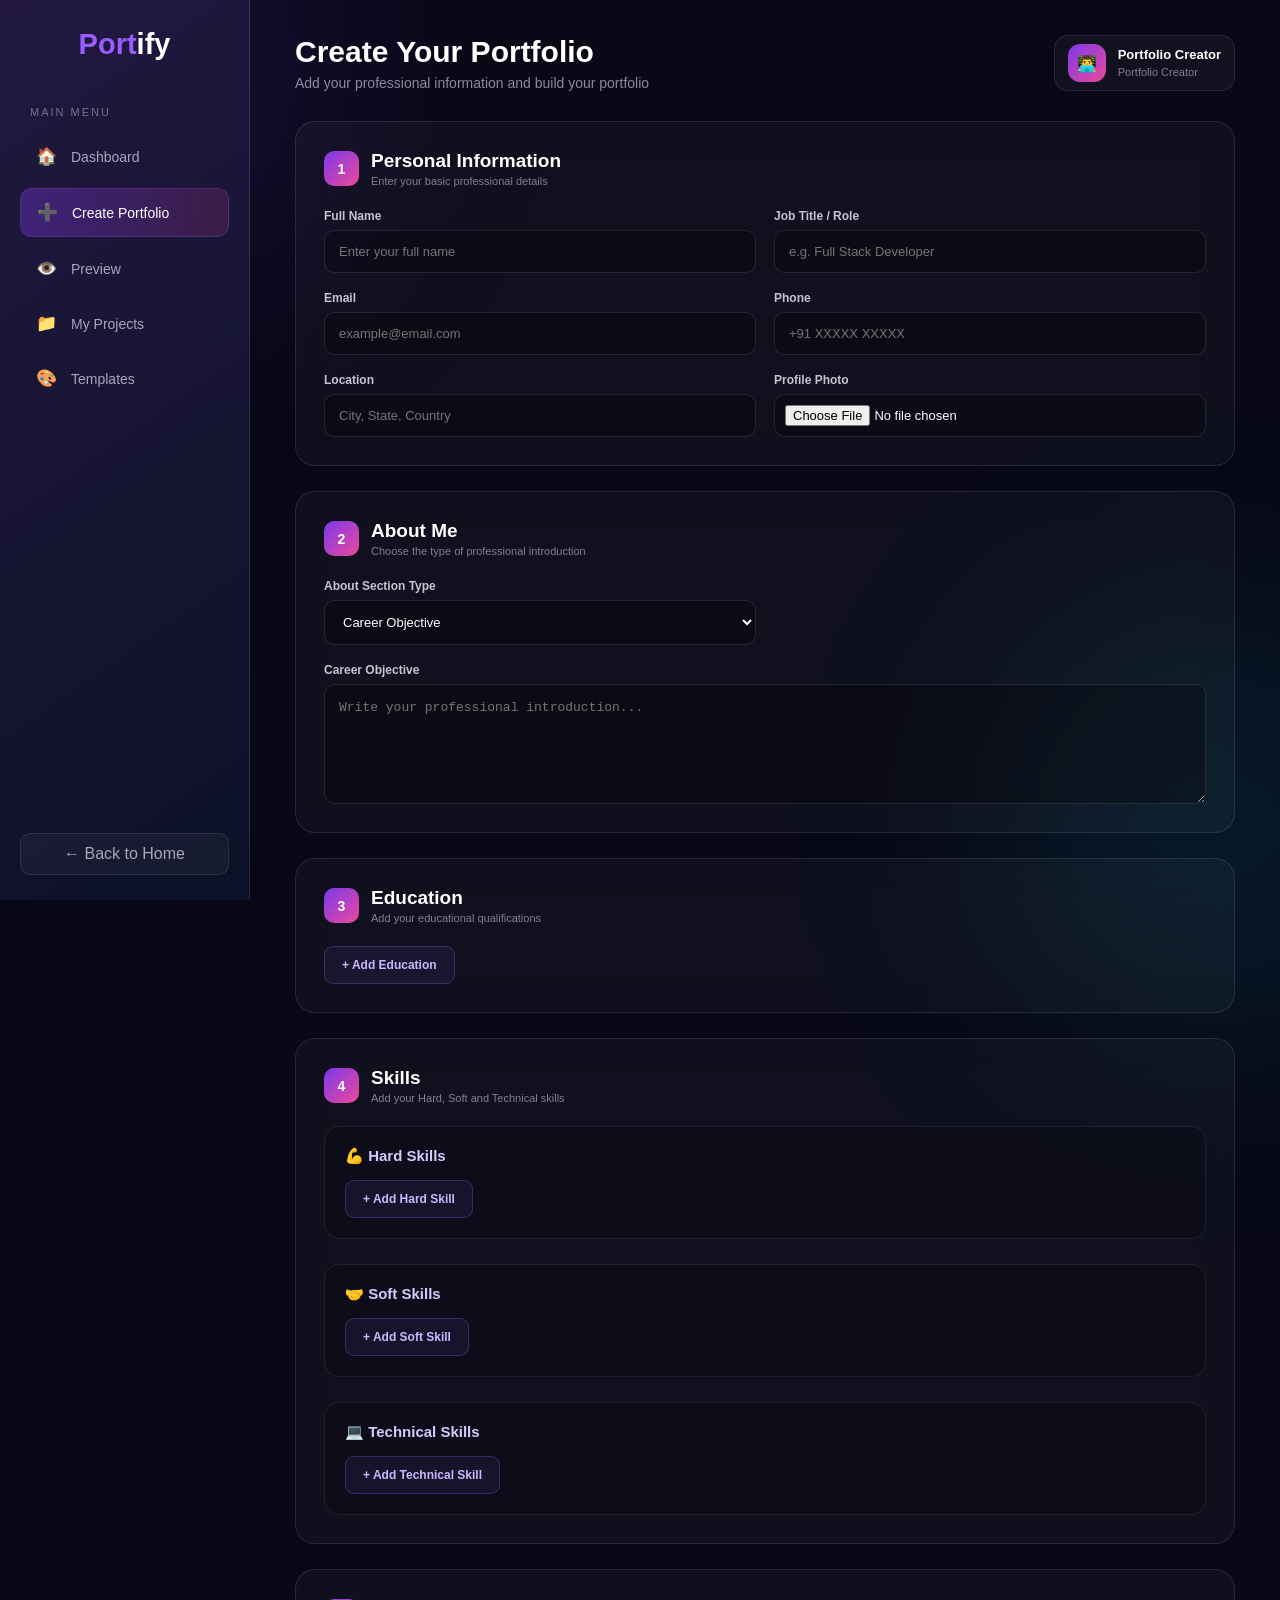
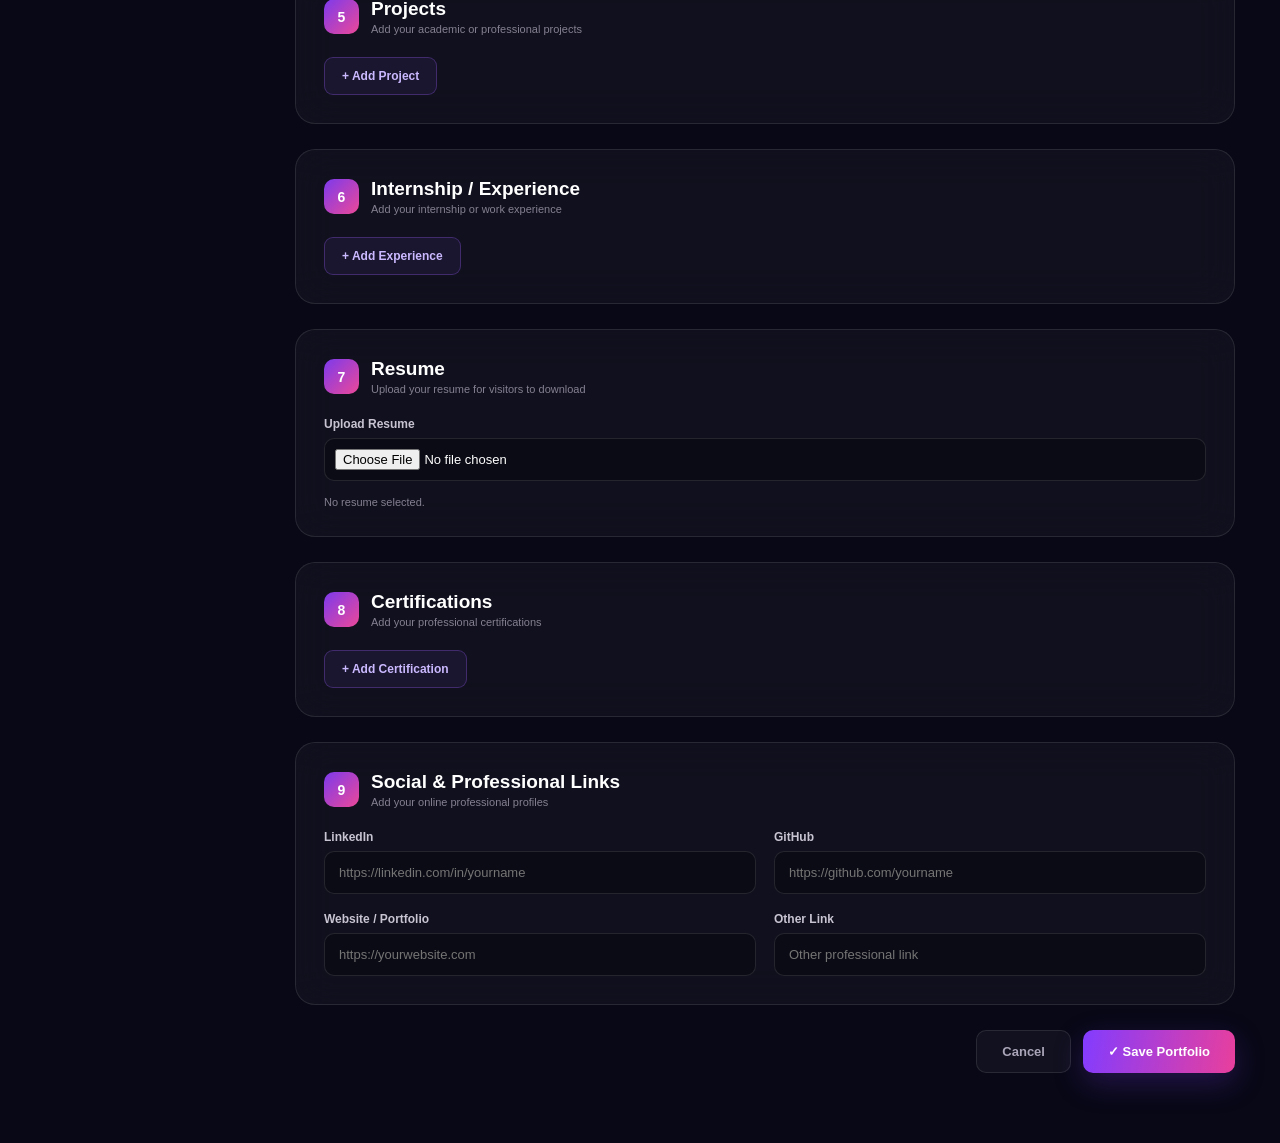
<file: create.html>
<!DOCTYPE html>
<html lang="en">

<head>

<meta charset="UTF-8">

<meta name="viewport"
      content="width=device-width, initial-scale=1.0">

<title>Create Portfolio - Portify</title>

<style>

/* =========================================
   RESET
========================================= */

* {
    margin: 0;
    padding: 0;
    box-sizing: border-box;
}

html {
    scroll-behavior: smooth;
}

body {
    font-family: Arial, Helvetica, sans-serif;
    background: #080816;
    color: white;
    min-height: 100vh;
    overflow-x: hidden;
}


/* =========================================
   BACKGROUND
========================================= */

body::before {

    content: "";

    position: fixed;

    width: 500px;
    height: 500px;

    border-radius: 50%;

    background: rgba(124,58,237,0.12);

    filter: blur(110px);

    top: -180px;
    left: -150px;

    animation: bgFloat1 9s ease-in-out infinite;

    pointer-events: none;

    z-index: -2;
}


body::after {

    content: "";

    position: fixed;

    width: 450px;
    height: 450px;

    border-radius: 50%;

    background: rgba(6,182,212,0.10);

    filter: blur(110px);

    right: -160px;
    bottom: -150px;

    animation: bgFloat2 11s ease-in-out infinite;

    pointer-events: none;

    z-index: -2;
}


@keyframes bgFloat1 {

    0%,100% {
        transform: translate(0,0);
    }

    50% {
        transform: translate(100px,80px);
    }
}


@keyframes bgFloat2 {

    0%,100% {
        transform: translate(0,0);
    }

    50% {
        transform: translate(-90px,-70px);
    }
}


/* =========================================
   DASHBOARD
========================================= */

.dashboard {
    min-height: 100vh;
    display: flex;
}


/* =========================================
   SIDEBAR
========================================= */

.sidebar {

    width: 250px;

    min-height: 100vh;

    position: fixed;

    left: 0;
    top: 0;

    padding: 28px 20px;

    background:
        linear-gradient(
            145deg,
            rgba(35,25,65,0.97),
            rgba(12,18,40,0.97)
        );

    border-right:
        1px solid
        rgba(255,255,255,0.10);

    backdrop-filter: blur(20px);

    z-index: 50;
}


.logo {

    text-align: center;

    font-size: 29px;

    font-weight: 800;

    margin-bottom: 45px;
}


.logo span {
    color: #9b5cff;
}


.menu-title {

    color: #777386;

    font-size: 11px;

    letter-spacing: 2px;

    margin: 0 0 15px 10px;
}


.menu {

    display: flex;

    flex-direction: column;

    gap: 8px;
}


.menu a {

    display: flex;

    align-items: center;

    gap: 12px;

    padding: 13px 14px;

    border-radius: 12px;

    color: #aaa5b8;

    text-decoration: none;

    font-size: 14px;

    transition: 0.3s;
}


.menu a:hover {

    color: white;

    background:
        rgba(139,92,246,0.12);

    transform:
        translateX(5px);
}


.menu a.active {

    color: white;

    background:
        linear-gradient(
            90deg,
            rgba(124,58,237,0.35),
            rgba(236,72,153,0.15)
        );

    border:
        1px solid
        rgba(155,92,255,0.20);
}


.menu-icon {

    width: 25px;

    text-align: center;

    font-size: 17px;
}


.sidebar-bottom {

    position: absolute;

    left: 20px;
    right: 20px;

    bottom: 25px;
}


.home-btn {

    display: block;

    width: 100%;

    padding: 11px;

    text-align: center;

    color: #aaa5b8;

    text-decoration: none;

    border:
        1px solid
        rgba(255,255,255,0.10);

    border-radius: 10px;

    background:
        rgba(255,255,255,0.04);

    transition: 0.3s;
}


.home-btn:hover {

    color: white;

    border-color: #9b5cff;

    transform: translateY(-2px);
}


/* =========================================
   MAIN
========================================= */

.main {

    width: calc(100% - 250px);

    margin-left: 250px;

    padding: 35px 45px 70px;
}


.topbar {

    display: flex;

    justify-content: space-between;

    align-items: center;

    margin-bottom: 30px;
}


.page-title h1 {

    font-size: 30px;

    margin-bottom: 6px;
}


.page-title p {

    color: #8f8a9e;

    font-size: 14px;
}


.profile-box {

    display: flex;

    align-items: center;

    gap: 12px;

    padding: 8px 13px;

    border:
        1px solid
        rgba(255,255,255,0.10);

    border-radius: 14px;

    background:
        rgba(255,255,255,0.04);
}


.profile-avatar {

    width: 38px;
    height: 38px;

    display: flex;

    align-items: center;
    justify-content: center;

    border-radius: 12px;

    background:
        linear-gradient(
            135deg,
            #7c3aed,
            #ec4899
        );
}


.profile-info strong {
    display: block;
    font-size: 13px;
}


.profile-info small {
    color: #858092;
    font-size: 11px;
}


/* =========================================
   FORM CONTAINER
========================================= */

.form-container {

    max-width: 1100px;

    margin: auto;
}


/* =========================================
   SECTION CARD
========================================= */

.form-section {

    background:
        rgba(255,255,255,0.035);

    border:
        1px solid
        rgba(255,255,255,0.10);

    border-radius: 20px;

    padding: 28px;

    margin-bottom: 25px;

    backdrop-filter: blur(18px);

    animation:
        fadeUp
        0.6s
        ease;
}


.section-heading {

    display: flex;

    align-items: center;

    gap: 12px;

    margin-bottom: 22px;
}


.section-number {

    width: 35px;
    height: 35px;

    display: flex;

    align-items: center;
    justify-content: center;

    border-radius: 10px;

    background:
        linear-gradient(
            135deg,
            #7c3aed,
            #ec4899
        );

    font-weight: bold;

    font-size: 14px;
}


.section-heading h2 {

    font-size: 19px;
}


.section-heading p {

    color: #858092;

    font-size: 11px;

    margin-top: 3px;
}


/* =========================================
   FORM GRID
========================================= */

.form-grid {

    display: grid;

    grid-template-columns:
        repeat(2,1fr);

    gap: 18px;
}


.form-group {

    display: flex;

    flex-direction: column;

    gap: 7px;
}


.form-group.full {

    grid-column: 1 / -1;
}


.form-group label {

    color: #c9c4d2;

    font-size: 12px;

    font-weight: bold;
}


.form-group input,
.form-group textarea,
.form-group select {

    width: 100%;

    padding: 13px 14px;

    border-radius: 10px;

    border:
        1px solid
        rgba(255,255,255,0.10);

    background:
        rgba(0,0,0,0.25);

    color: white;

    outline: none;

    font-size: 13px;

    transition: 0.3s;
}


.form-group input:focus,
.form-group textarea:focus,
.form-group select:focus {

    border-color: #9b5cff;

    box-shadow:
        0 0 0 3px
        rgba(155,92,255,0.08);
}


.form-group textarea {

    min-height: 120px;

    resize: vertical;

    line-height: 1.6;
}


.form-group select option {

    background: #151326;

    color: white;
}


.file-input {

    padding: 10px !important;
}


/* =========================================
   DYNAMIC ITEM
========================================= */

.dynamic-item {

    padding: 20px;

    margin-bottom: 15px;

    border-radius: 15px;

    border:
        1px solid
        rgba(255,255,255,0.08);

    background:
        rgba(0,0,0,0.15);

    position: relative;
}


.item-title {

    color: #b18cff;

    font-size: 13px;

    font-weight: bold;

    margin-bottom: 16px;
}


.remove-btn {

    position: absolute;

    top: 15px;
    right: 15px;

    border: none;

    background:
        rgba(239,68,68,0.10);

    border:
        1px solid
        rgba(239,68,68,0.25);

    color: #ff8d8d;

    padding: 7px 10px;

    border-radius: 8px;

    cursor: pointer;

    font-size: 11px;
}


.remove-btn:hover {

    background:
        rgba(239,68,68,0.20);
}


/* =========================================
   ADD BUTTON
========================================= */

.add-btn {

    padding: 11px 17px;

    border-radius: 9px;

    border:
        1px solid
        rgba(155,92,255,0.30);

    background:
        rgba(139,92,246,0.08);

    color: #cbb9ff;

    cursor: pointer;

    font-size: 12px;

    font-weight: bold;

    transition: 0.3s;
}


.add-btn:hover {

    background:
        rgba(139,92,246,0.18);

    transform:
        translateY(-2px);
}


/* =========================================
   SKILLS
========================================= */

.skill-category {

    margin-bottom: 25px;

    padding: 20px;

    border-radius: 15px;

    background:
        rgba(0,0,0,0.15);

    border:
        1px solid
        rgba(255,255,255,0.08);
}


.skill-category:last-child {
    margin-bottom: 0;
}


.skill-category h3 {

    font-size: 15px;

    margin-bottom: 15px;

    color: #d8c9ff;
}


.skill-item {

    display: grid;

    grid-template-columns:
        1fr 1fr auto;

    gap: 12px;

    align-items: center;

    margin-bottom: 12px;
}


.skill-range-box {

    display: flex;

    align-items: center;

    gap: 10px;
}


.skill-range {

    width: 100%;

    accent-color: #9b5cff;

    cursor: pointer;
}


.skill-percent {

    min-width: 42px;

    text-align: right;

    color: #b18cff;

    font-size: 12px;

    font-weight: bold;
}


.remove-skill {

    border: none;

    background:
        transparent;

    color: #ff7f7f;

    cursor: pointer;

    font-size: 18px;
}


/* =========================================
   FILE INFO
========================================= */

.file-info {

    margin-top: 8px;

    color: #858092;

    font-size: 11px;
}


.download-btn {

    display: inline-block;

    margin-top: 10px;

    padding: 8px 12px;

    border-radius: 8px;

    text-decoration: none;

    color: #cbb9ff;

    border:
        1px solid
        rgba(155,92,255,0.25);

    background:
        rgba(139,92,246,0.08);

    font-size: 11px;
}


/* =========================================
   SAVE AREA
========================================= */

.save-area {

    max-width: 1100px;

    margin: 10px auto 0;

    display: flex;

    justify-content: flex-end;

    gap: 12px;
}


.cancel-btn,
.save-btn {

    padding: 13px 25px;

    border-radius: 10px;

    cursor: pointer;

    font-size: 13px;

    font-weight: bold;

    transition: 0.3s;
}


.cancel-btn {

    color: #aaa5b8;

    background:
        rgba(255,255,255,0.04);

    border:
        1px solid
        rgba(255,255,255,0.10);
}


.save-btn {

    color: white;

    border: none;

    background:
        linear-gradient(
            100deg,
            #823cff,
            #e93f9c
        );

    box-shadow:
        0 10px 30px
        rgba(124,58,237,0.25);
}


.cancel-btn:hover,
.save-btn:hover {

    transform:
        translateY(-2px);
}


/* =========================================
   SUCCESS
========================================= */

.success-message {

    position: fixed;

    right: 25px;

    bottom: 25px;

    padding: 15px 20px;

    border-radius: 12px;

    background:
        rgba(18,18,38,0.96);

    border:
        1px solid
        rgba(72,187,120,0.35);

    color: #9ff0bb;

    font-size: 12px;

    box-shadow:
        0 20px 50px
        rgba(0,0,0,0.4);

    transform:
        translateY(120px);

    opacity: 0;

    transition: 0.4s;

    z-index: 100;
}


.success-message.show {

    transform:
        translateY(0);

    opacity: 1;
}


/* =========================================
   ANIMATION
========================================= */

@keyframes fadeUp {

    from {

        opacity: 0;

        transform:
            translateY(20px);
    }

    to {

        opacity: 1;

        transform:
            translateY(0);
    }
}


/* =========================================
   RESPONSIVE
========================================= */

@media (max-width: 900px) {

    .sidebar {
        width: 210px;
    }

    .main {

        width:
            calc(100% - 210px);

        margin-left: 210px;

        padding: 25px;
    }

}


@media (max-width: 700px) {

    .dashboard {
        display: block;
    }

    .sidebar {

        position: relative;

        width: 100%;

        min-height: auto;

        padding: 18px;

        border-right: none;

        border-bottom:
            1px solid
            rgba(255,255,255,0.10);
    }

    .logo {
        margin-bottom: 20px;
    }

    .menu-title,
    .sidebar-bottom {
        display: none;
    }

    .menu {

        flex-direction: row;

        overflow-x: auto;
    }

    .menu a {
        white-space: nowrap;
    }

    .main {

        width: 100%;

        margin-left: 0;

        padding:
            22px 16px 50px;
    }

    .profile-box {
        display: none;
    }

    .form-grid {
        grid-template-columns: 1fr;
    }

    .form-group.full {
        grid-column: auto;
    }

    .skill-item {
        grid-template-columns: 1fr;
    }

    .save-area {
        flex-direction: column;
    }

    .cancel-btn,
    .save-btn {
        width: 100%;
    }
}


</style>

</head>


<body>


<div class="dashboard">


<!-- =========================================
     SIDEBAR
========================================= -->

<aside class="sidebar">


    <div class="logo">
        <span>Port</span>ify
    </div>


    <div class="menu-title">
        MAIN MENU
    </div>


    <nav class="menu">


        <a href="dashboard.html">

            <span class="menu-icon">🏠</span>

            Dashboard

        </a>


        <a href="create.html"
           class="active">

            <span class="menu-icon">➕</span>

            Create Portfolio

        </a>


        <a href="preview.html">

            <span class="menu-icon">👁️</span>

            Preview

        </a>


        <a href="#projects">

            <span class="menu-icon">📁</span>

            My Projects

        </a>


        <a href="templates.html">

            <span class="menu-icon">🎨</span>

            Templates

        </a>


    </nav>


    <div class="sidebar-bottom">

        <a href="index.html"
           class="home-btn">

            ← Back to Home

        </a>

    </div>


</aside>



<!-- =========================================
     MAIN
========================================= -->

<main class="main">


    <div class="topbar">


        <div class="page-title">

            <h1>
                Create Your Portfolio
            </h1>

            <p>
                Add your professional information and build your portfolio
            </p>

        </div>


        <div class="profile-box">

            <div class="profile-avatar">
                👨‍💻
            </div>

            <div class="profile-info">

                <strong id="topUserName">
                    Portfolio Creator
                </strong>

                <small>
                    Portfolio Creator
                </small>

            </div>

        </div>


    </div>



<div class="form-container">


<!-- =========================================
     1. PERSONAL INFORMATION
========================================= -->

<section class="form-section">


    <div class="section-heading">

        <div class="section-number">
            1
        </div>

        <div>

            <h2>
                Personal Information
            </h2>

            <p>
                Enter your basic professional details
            </p>

        </div>

    </div>


    <div class="form-grid">


        <div class="form-group">

            <label>
                Full Name
            </label>

            <input
                type="text"
                id="fullName"
                placeholder="Enter your full name">

        </div>


        <div class="form-group">

            <label>
                Job Title / Role
            </label>

            <input
                type="text"
                id="jobTitle"
                placeholder="e.g. Full Stack Developer">

        </div>


        <div class="form-group">

            <label>
                Email
            </label>

            <input
                type="email"
                id="email"
                placeholder="example@email.com">

        </div>


        <div class="form-group">

            <label>
                Phone
            </label>

            <input
                type="tel"
                id="phone"
                placeholder="+91 XXXXX XXXXX">

        </div>


        <div class="form-group">

            <label>
                Location
            </label>

            <input
                type="text"
                id="location"
                placeholder="City, State, Country">

        </div>


        <div class="form-group">

            <label>
                Profile Photo
            </label>

            <input
                type="file"
                id="profilePhoto"
                class="file-input"
                accept="image/*">

        </div>


    </div>


</section>



<!-- =========================================
     2. ABOUT ME
========================================= -->

<section class="form-section">


    <div class="section-heading">

        <div class="section-number">
            2
        </div>

        <div>

            <h2>
                About Me
            </h2>

            <p>
                Choose the type of professional introduction
            </p>

        </div>

    </div>


    <div class="form-grid">


        <div class="form-group">

            <label>
                About Section Type
            </label>

            <select id="aboutType">

                <option value="Career Objective">
                    Career Objective
                </option>

                <option value="Professional Summary">
                    Professional Summary
                </option>

                <option value="About Me">
                    About Me
                </option>

            </select>

        </div>


        <div class="form-group full">

            <label id="aboutLabel">
                Career Objective
            </label>

            <textarea
                id="aboutText"
                placeholder="Write your professional introduction..."></textarea>

        </div>


    </div>


</section>



<!-- =========================================
     3. EDUCATION
========================================= -->

<section class="form-section">


    <div class="section-heading">

        <div class="section-number">
            3
        </div>

        <div>

            <h2>
                Education
            </h2>

            <p>
                Add your educational qualifications
            </p>

        </div>

    </div>


    <div id="educationContainer"></div>


    <button
        type="button"
        class="add-btn"
        onclick="addEducation()">

        + Add Education

    </button>


</section>



<!-- =========================================
     4. SKILLS
========================================= -->

<section class="form-section">


    <div class="section-heading">

        <div class="section-number">
            4
        </div>

        <div>

            <h2>
                Skills
            </h2>

            <p>
                Add your Hard, Soft and Technical skills
            </p>

        </div>

    </div>


    <!-- HARD SKILLS -->

    <div class="skill-category">


        <h3>
            💪 Hard Skills
        </h3>


        <div id="hardSkills"></div>


        <button
            type="button"
            class="add-btn"
            onclick="addSkill('hard')">

            + Add Hard Skill

        </button>


    </div>



    <!-- SOFT SKILLS -->

    <div class="skill-category">


        <h3>
            🤝 Soft Skills
        </h3>


        <div id="softSkills"></div>


        <button
            type="button"
            class="add-btn"
            onclick="addSkill('soft')">

            + Add Soft Skill

        </button>


    </div>



    <!-- TECHNICAL SKILLS -->

    <div class="skill-category">


        <h3>
            💻 Technical Skills
        </h3>


        <div id="technicalSkills"></div>


        <button
            type="button"
            class="add-btn"
            onclick="addSkill('technical')">

            + Add Technical Skill

        </button>


    </div>


</section>



<!-- =========================================
     5. PROJECTS
========================================= -->

<section class="form-section"
         id="projects">


    <div class="section-heading">

        <div class="section-number">
            5
        </div>

        <div>

            <h2>
                Projects
            </h2>

            <p>
                Add your academic or professional projects
            </p>

        </div>

    </div>


    <div id="projectContainer"></div>


    <button
        type="button"
        class="add-btn"
        onclick="addProject()">

        + Add Project

    </button>


</section>



<!-- =========================================
     6. INTERNSHIP / EXPERIENCE
========================================= -->

<section class="form-section">


    <div class="section-heading">

        <div class="section-number">
            6
        </div>

        <div>

            <h2>
                Internship / Experience
            </h2>

            <p>
                Add your internship or work experience
            </p>

        </div>

    </div>


    <div id="experienceContainer"></div>


    <button
        type="button"
        class="add-btn"
        onclick="addExperience()">

        + Add Experience

    </button>


</section>



<!-- =========================================
     7. RESUME
========================================= -->

<section class="form-section">


    <div class="section-heading">

        <div class="section-number">
            7
        </div>

        <div>

            <h2>
                Resume
            </h2>

            <p>
                Upload your resume for visitors to download
            </p>

        </div>

    </div>


    <div class="form-group">


        <label>
            Upload Resume
        </label>


        <input
            type="file"
            id="resumeFile"
            class="file-input"
            accept=".pdf,.doc,.docx">


        <div
            class="file-info"
            id="resumeInfo">

            No resume selected.

        </div>


        <a
            href="#"
            id="resumeDownload"
            class="download-btn"
            style="display:none"
            download>

            ⬇ Download Resume

        </a>


    </div>


</section>



<!-- =========================================
     8. CERTIFICATIONS
========================================= -->

<section class="form-section">


    <div class="section-heading">

        <div class="section-number">
            8
        </div>

        <div>

            <h2>
                Certifications
            </h2>

            <p>
                Add your professional certifications
            </p>

        </div>

    </div>


    <div id="certificationContainer"></div>


    <button
        type="button"
        class="add-btn"
        onclick="addCertification()">

        + Add Certification

    </button>


</section>



<!-- =========================================
     9. SOCIAL LINKS
========================================= -->

<section class="form-section">


    <div class="section-heading">

        <div class="section-number">
            9
        </div>

        <div>

            <h2>
                Social & Professional Links
            </h2>

            <p>
                Add your online professional profiles
            </p>

        </div>

    </div>


    <div class="form-grid">


        <div class="form-group">

            <label>
                LinkedIn
            </label>

            <input
                type="url"
                id="linkedin"
                placeholder="https://linkedin.com/in/yourname">

        </div>


        <div class="form-group">

            <label>
                GitHub
            </label>

            <input
                type="url"
                id="github"
                placeholder="https://github.com/yourname">

        </div>


        <div class="form-group">

            <label>
                Website / Portfolio
            </label>

            <input
                type="url"
                id="website"
                placeholder="https://yourwebsite.com">

        </div>


        <div class="form-group">

            <label>
                Other Link
            </label>

            <input
                type="url"
                id="otherLink"
                placeholder="Other professional link">

        </div>


    </div>


</section>



<!-- =========================================
     SAVE
========================================= -->

<div class="save-area">


    <button
        type="button"
        class="cancel-btn"
        onclick="window.location.href='dashboard.html'">

        Cancel

    </button>


    <button
        type="button"
        class="save-btn"
        onclick="savePortfolio()">

        ✓ Save Portfolio

    </button>


</div>


</div>


</main>

</div>



<!-- =========================================
     SUCCESS MESSAGE
========================================= -->

<div
    class="success-message"
    id="successMessage">

    ✓ Portfolio saved successfully!

</div>



<script>

/* =========================================
   USER NAME
========================================= */

const savedUser =
    localStorage.getItem("portifyUser");

if (savedUser) {

    document.getElementById(
        "topUserName"
    ).textContent = savedUser;

}


/* =========================================
   ABOUT TYPE
========================================= */

document
    .getElementById("aboutType")
    .addEventListener(
        "change",
        function() {

            document.getElementById(
                "aboutLabel"
            ).textContent = this.value;

        }
    );


/* =========================================
   EDUCATION
========================================= */

let educationCount = 0;


function addEducation() {

    educationCount++;


    const container =
        document.getElementById(
            "educationContainer"
        );


    const item =
        document.createElement("div");


    item.className =
        "dynamic-item";


    item.innerHTML = `

        <div class="item-title">
            Education ${educationCount}
        </div>

        <button
            type="button"
            class="remove-btn"
            onclick="this.parentElement.remove()">

            ✕ Remove

        </button>

        <div class="form-grid">

            <div class="form-group">

                <label>Degree / Course</label>

                <input
                    type="text"
                    class="edu-degree"
                    placeholder="e.g. B.Sc Computer Science">

            </div>

            <div class="form-group">

                <label>Institution Name</label>

                <input
                    type="text"
                    class="edu-institution"
                    placeholder="College / University">

            </div>

            <div class="form-group">

                <label>Starting Year</label>

                <input
                    type="text"
                    class="edu-start"
                    placeholder="2023">

            </div>

            <div class="form-group">

                <label>Ending Year</label>

                <input
                    type="text"
                    class="edu-end"
                    placeholder="2026">

            </div>

            <div class="form-group">

                <label>Location</label>

                <input
                    type="text"
                    class="edu-location"
                    placeholder="City, State">

            </div>

            <div class="form-group full">

                <label>Description</label>

                <textarea
                    class="edu-description"
                    placeholder="Add education details..."></textarea>

            </div>

        </div>

    `;


    container.appendChild(item);

}


/* =========================================
   SKILLS
========================================= */

function addSkill(type) {


    let containerId;


    if (type === "hard") {

        containerId = "hardSkills";

    }

    else if (type === "soft") {

        containerId = "softSkills";

    }

    else {

        containerId = "technicalSkills";

    }


    const container =
        document.getElementById(
            containerId
        );


    const item =
        document.createElement("div");


    item.className =
        "skill-item";


    item.innerHTML = `

        <input
            type="text"
            class="skill-name"
            placeholder="Enter skill name">

        <div class="skill-range-box">

            <input
                type="range"
                class="skill-range"
                min="0"
                max="100"
                value="50">

            <span class="skill-percent">
                50%
            </span>

        </div>

        <button
            type="button"
            class="remove-skill"
            onclick="this.parentElement.remove()">

            ✕

        </button>

    `;


    const range =
        item.querySelector(
            ".skill-range"
        );


    const percent =
        item.querySelector(
            ".skill-percent"
        );


    range.addEventListener(
        "input",
        function() {

            percent.textContent =
                this.value + "%";

        }
    );


    container.appendChild(item);

}


/* =========================================
   PROJECTS
========================================= */

let projectCount = 0;


function addProject() {

    projectCount++;


    const container =
        document.getElementById(
            "projectContainer"
        );


    const item =
        document.createElement("div");


    item.className =
        "dynamic-item";


    item.innerHTML = `

        <div class="item-title">
            Project ${projectCount}
        </div>

        <button
            type="button"
            class="remove-btn"
            onclick="this.parentElement.remove()">

            ✕ Remove

        </button>

        <div class="form-grid">

            <div class="form-group">

                <label>Project Name</label>

                <input
                    type="text"
                    class="project-name"
                    placeholder="Enter project name">

            </div>

            <div class="form-group">

                <label>Project Photo (Optional)</label>

                <input
                    type="file"
                    class="project-photo file-input"
                    accept="image/*">

            </div>

            <div class="form-group full">

                <label>Technologies Used</label>

                <input
                    type="text"
                    class="project-tech"
                    placeholder="HTML, CSS, JavaScript, PHP...">

            </div>

            <div class="form-group full">

                <label>Description</label>

                <textarea
                    class="project-description"
                    placeholder="Describe your project..."></textarea>

            </div>

        </div>

    `;


    container.appendChild(item);

}


/* =========================================
   EXPERIENCE
========================================= */

let experienceCount = 0;


function addExperience() {

    experienceCount++;


    const container =
        document.getElementById(
            "experienceContainer"
        );


    const item =
        document.createElement("div");


    item.className =
        "dynamic-item";


    item.innerHTML = `

        <div class="item-title">
            Experience ${experienceCount}
        </div>

        <button
            type="button"
            class="remove-btn"
            onclick="this.parentElement.remove()">

            ✕ Remove

        </button>

        <div class="form-grid">

            <div class="form-group">

                <label>Type</label>

                <select class="experience-type">

                    <option value="Internship">
                        Internship
                    </option>

                    <option value="Work Experience">
                        Work Experience
                    </option>

                </select>

            </div>

            <div class="form-group">

                <label>Company Name</label>

                <input
                    type="text"
                    class="experience-company"
                    placeholder="Company name">

            </div>

            <div class="form-group">

                <label>Starting Date</label>

                <input
                    type="date"
                    class="experience-start">

            </div>

            <div class="form-group">

                <label>Ending Date</label>

                <input
                    type="date"
                    class="experience-end">

            </div>

            <div class="form-group">

                <label>Location</label>

                <input
                    type="text"
                    class="experience-location"
                    placeholder="City, State">

            </div>

            <div class="form-group full">

                <label>Description</label>

                <textarea
                    class="experience-description"
                    placeholder="Describe your role and responsibilities..."></textarea>

            </div>

        </div>

    `;


    container.appendChild(item);

}


/* =========================================
   CERTIFICATIONS
========================================= */

let certificationCount = 0;


function addCertification() {

    certificationCount++;


    const container =
        document.getElementById(
            "certificationContainer"
        );


    const item =
        document.createElement("div");


    item.className =
        "dynamic-item";


    item.innerHTML = `

        <div class="item-title">
            Certification ${certificationCount}
        </div>

        <button
            type="button"
            class="remove-btn"
            onclick="this.parentElement.remove()">

            ✕ Remove

        </button>

        <div class="form-grid">

            <div class="form-group">

                <label>Certificate Name</label>

                <input
                    type="text"
                    class="certificate-name"
                    placeholder="Certificate name">

            </div>

            <div class="form-group">

                <label>Certificate Upload</label>

                <input
                    type="file"
                    class="certificate-file file-input"
                    accept=".pdf,.jpg,.jpeg,.png">

            </div>

            <div class="form-group full">

                <label>Description</label>

                <textarea
                    class="certificate-description"
                    placeholder="Describe the certification..."></textarea>

            </div>

        </div>

    `;


    container.appendChild(item);

}


/* =========================================
   FILE TO BASE64
========================================= */

function fileToBase64(file) {

    return new Promise(
        function(resolve, reject) {

            if (!file) {

                resolve("");

                return;

            }


            const reader =
                new FileReader();


            reader.onload =
                function() {

                    resolve(
                        reader.result
                    );

                };


            reader.onerror =
                function() {

                    reject(
                        reader.error
                    );

                };


            reader.readAsDataURL(file);

        }
    );

}


/* =========================================
   RESUME UPLOAD
========================================= */

let resumeData = "";


document
    .getElementById("resumeFile")
    .addEventListener(
        "change",
        async function() {

            const file =
                this.files[0];


            if (!file) {
                return;
            }


            document.getElementById(
                "resumeInfo"
            ).textContent =
                "Selected: " + file.name;


            resumeData =
                await fileToBase64(file);


            const download =
                document.getElementById(
                    "resumeDownload"
                );


            download.href =
                resumeData;


            download.download =
                file.name;


            download.style.display =
                "inline-block";

        }
    );


/* =========================================
   SAVE PORTFOLIO
========================================= */

async function savePortfolio() {


    const education = [];


    document
        .querySelectorAll(
            "#educationContainer .dynamic-item"
        )
        .forEach(
            function(item) {

                education.push({

                    degree:
                        item.querySelector(
                            ".edu-degree"
                        ).value,

                    institution:
                        item.querySelector(
                            ".edu-institution"
                        ).value,

                    start:
                        item.querySelector(
                            ".edu-start"
                        ).value,

                    end:
                        item.querySelector(
                            ".edu-end"
                        ).value,

                    location:
                        item.querySelector(
                            ".edu-location"
                        ).value,

                    description:
                        item.querySelector(
                            ".edu-description"
                        ).value

                });

            }
        );


    const skills = {

        hard: [],

        soft: [],

        technical: []

    };


    document
        .querySelectorAll(
            "#hardSkills .skill-item"
        )
        .forEach(
            function(item) {

                skills.hard.push({

                    name:
                        item.querySelector(
                            ".skill-name"
                        ).value,

                    level:
                        item.querySelector(
                            ".skill-range"
                        ).value

                });

            }
        );


    document
        .querySelectorAll(
            "#softSkills .skill-item"
        )
        .forEach(
            function(item) {

                skills.soft.push({

                    name:
                        item.querySelector(
                            ".skill-name"
                        ).value,

                    level:
                        item.querySelector(
                            ".skill-range"
                        ).value

                });

            }
        );


    document
        .querySelectorAll(
            "#technicalSkills .skill-item"
        )
        .forEach(
            function(item) {

                skills.technical.push({

                    name:
                        item.querySelector(
                            ".skill-name"
                        ).value,

                    level:
                        item.querySelector(
                            ".skill-range"
                        ).value

                });

            }
        );


    const projects = [];


    const projectItems =
        document.querySelectorAll(
            "#projectContainer .dynamic-item"
        );


    for (
        const item of projectItems
    ) {


        const photo =
            item.querySelector(
                ".project-photo"
            ).files[0];


        projects.push({

            name:
                item.querySelector(
                    ".project-name"
                ).value,

            technologies:
                item.querySelector(
                    ".project-tech"
                ).value,

            description:
                item.querySelector(
                    ".project-description"
                ).value,

            photo:
                await fileToBase64(photo)

        });

    }


    const experiences = [];


    document
        .querySelectorAll(
            "#experienceContainer .dynamic-item"
        )
        .forEach(
            function(item) {

                experiences.push({

                    type:
                        item.querySelector(
                            ".experience-type"
                        ).value,

                    company:
                        item.querySelector(
                            ".experience-company"
                        ).value,

                    start:
                        item.querySelector(
                            ".experience-start"
                        ).value,

                    end:
                        item.querySelector(
                            ".experience-end"
                        ).value,

                    location:
                        item.querySelector(
                            ".experience-location"
                        ).value,

                    description:
                        item.querySelector(
                            ".experience-description"
                        ).value

                });

            }
        );


    const certifications = [];


    const certificationItems =
        document.querySelectorAll(
            "#certificationContainer .dynamic-item"
        );


    for (
        const item of certificationItems
    ) {


        const file =
            item.querySelector(
                ".certificate-file"
            ).files[0];


        certifications.push({

            name:
                item.querySelector(
                    ".certificate-name"
                ).value,

            description:
                item.querySelector(
                    ".certificate-description"
                ).value,

            file:
                await fileToBase64(file)

        });

    }


    let profilePhotoData = "";


    const profilePhoto =
        document.getElementById(
            "profilePhoto"
        ).files[0];


    if (profilePhoto) {

        profilePhotoData =
            await fileToBase64(
                profilePhoto
            );

    }


    const portfolioData = {

        personal: {

            name:
                document.getElementById(
                    "fullName"
                ).value,

            jobTitle:
                document.getElementById(
                    "jobTitle"
                ).value,

            email:
                document.getElementById(
                    "email"
                ).value,

            phone:
                document.getElementById(
                    "phone"
                ).value,

            location:
                document.getElementById(
                    "location"
                ).value,

            profilePhoto:
                profilePhotoData

        },


        about: {

            type:
                document.getElementById(
                    "aboutType"
                ).value,

            text:
                document.getElementById(
                    "aboutText"
                ).value

        },


        education: education,


        skills: skills,


        projects: projects,


        experience: experiences,


        resume: {

            data: resumeData,

            name:
                document.getElementById(
                    "resumeFile"
                ).files[0]
                ?
                document.getElementById(
                    "resumeFile"
                ).files[0].name
                :
                ""

        },


        certifications:
            certifications,


        social: {

            linkedin:
                document.getElementById(
                    "linkedin"
                ).value,

            github:
                document.getElementById(
                    "github"
                ).value,

            website:
                document.getElementById(
                    "website"
                ).value,

            other:
                document.getElementById(
                    "otherLink"
                ).value

        }

    };


    localStorage.setItem(
        "portifyPortfolio",
        JSON.stringify(
            portfolioData
        )
    );


    showSuccess();


    setTimeout(
        function() {

            window.location.href =
                "preview.html";

        },
        1000
    );

}


/* =========================================
   SUCCESS MESSAGE
========================================= */

function showSuccess() {

    const message =
        document.getElementById(
            "successMessage"
        );


    message.classList.add(
        "show"
    );


    setTimeout(
        function() {

            message.classList.remove(
                "show"
            );

        },
        1800
    );

}


/* =========================================
   LOAD EXISTING DATA
========================================= */

function loadExistingData() {


    const saved =
        localStorage.getItem(
            "portifyPortfolio"
        );


    if (!saved) {

        return;

    }


    try {

        const data =
            JSON.parse(saved);


        if (data.personal) {

            document.getElementById(
                "fullName"
            ).value =
                data.personal.name || "";


            document.getElementById(
                "jobTitle"
            ).value =
                data.personal.jobTitle || "";


            document.getElementById(
                "email"
            ).value =
                data.personal.email || "";


            document.getElementById(
                "phone"
            ).value =
                data.personal.phone || "";


            document.getElementById(
                "location"
            ).value =
                data.personal.location || "";

        }


        if (data.about) {

            document.getElementById(
                "aboutType"
            ).value =
                data.about.type || "Career Objective";


            document.getElementById(
                "aboutText"
            ).value =
                data.about.text || "";


            document.getElementById(
                "aboutLabel"
            ).textContent =
                data.about.type || "Career Objective";

        }


    }

    catch(error) {

        console.log(
            "No previous portfolio data."
        );

    }

}


/* =========================================
   START
========================================= */

loadExistingData();


</script>


</body>

</html>
</file>
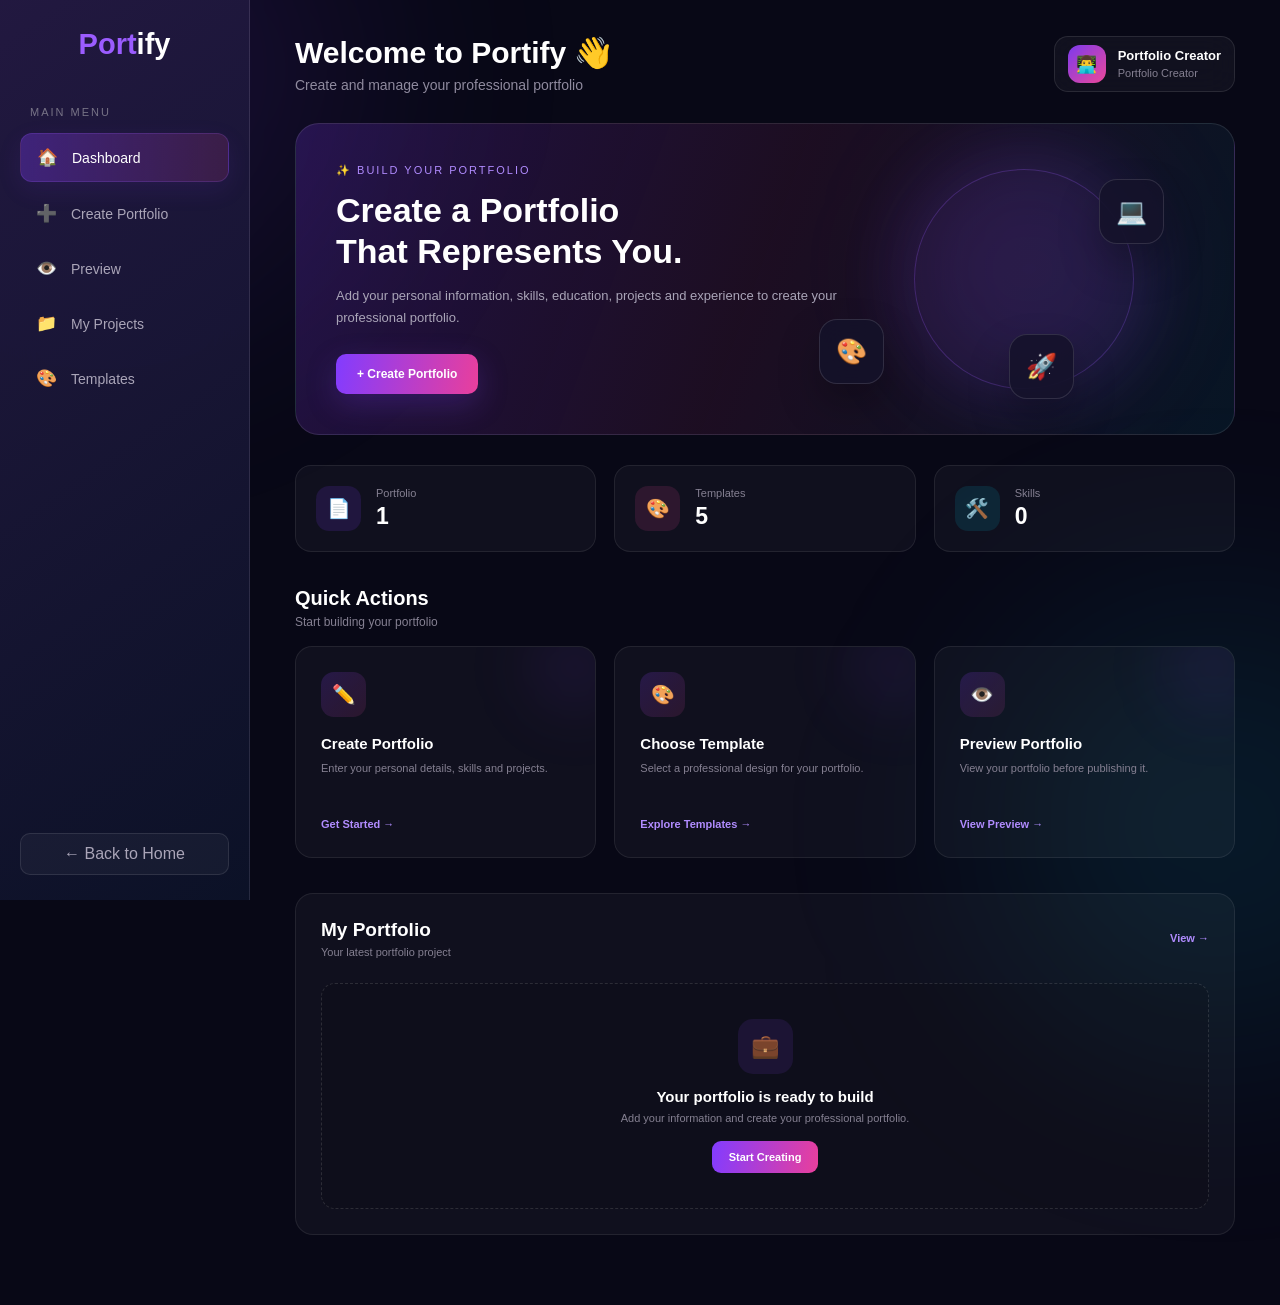
<file: dashboard.html>
<!DOCTYPE html>
<html lang="en">

<head>

    <meta charset="UTF-8">

    <meta name="viewport"
          content="width=device-width, initial-scale=1.0">

    <title>Dashboard - Portify</title>

    <link rel="stylesheet" href="css/dashboard.css">

</head>

<body>

<div class="dashboard">

    <!-- SIDEBAR -->

    <aside class="sidebar">

        <div class="logo">
            <span>Port</span>ify
        </div>

        <div class="menu-title">
            MAIN MENU
        </div>

        <nav class="menu">

            <a href="dashboard.html" class="active">
                <span>🏠</span>
                Dashboard
            </a>

            <a href="create.html">
                <span>➕</span>
                Create Portfolio
            </a>

            <a href="preview.html">
                <span>👁️</span>
                Preview
            </a>

            <a href="projects.html">
                <span>📁</span>
                My Projects
            </a>

            <a href="templates.html">
                <span>🎨</span>
                Templates
            </a>

        </nav>

        <div class="sidebar-bottom">

            <a href="index.html" class="home-btn">
                ← Back to Home
            </a>

        </div>

    </aside>


    <!-- MAIN CONTENT -->

    <main class="main">

        <!-- TOPBAR -->

        <div class="topbar">

            <div class="page-title">

                <h1>
                    Welcome to Portify 👋
                </h1>

                <p>
                    Create and manage your professional portfolio
                </p>

            </div>


            <div class="profile-box">

                <div class="profile-avatar">
                    👨‍💻
                </div>

                <div class="profile-info">

                    <strong id="userName">
                        Portfolio Creator
                    </strong>

                    <small>
                        Portfolio Creator
                    </small>

                </div>

            </div>

        </div>


        <!-- HERO CARD -->

        <section class="hero-card">

            <div class="hero-content">

                <div class="hero-tag">
                    ✨ BUILD YOUR PORTFOLIO
                </div>

                <h2>
                    Create a Portfolio<br>
                    That Represents You.
                </h2>

                <p>
                    Add your personal information, skills,
                    education, projects and experience to
                    create your professional portfolio.
                </p>

                <a href="create.html" class="create-btn">
                    + Create Portfolio
                </a>

            </div>


            <div class="hero-decoration">

                <div class="floating-card card-one">
                    💻
                </div>

                <div class="floating-card card-two">
                    🎨
                </div>

                <div class="floating-card card-three">
                    🚀
                </div>

                <div class="hero-circle"></div>

            </div>

        </section>


        <!-- STAT CARDS -->

        <section class="stats">

            <div class="stat-card">

                <div class="stat-icon purple">
                    📄
                </div>

                <div>

                    <span>
                        Portfolio
                    </span>

                    <strong>
                        1
                    </strong>

                </div>

            </div>


            <div class="stat-card">

                <div class="stat-icon pink">
                    🎨
                </div>

                <div>

                    <span>
                        Templates
                    </span>

                    <strong>
                        5
                    </strong>

                </div>

            </div>


            <div class="stat-card">

                <div class="stat-icon cyan">
                    🛠️
                </div>

                <div>

                    <span>
                        Skills
                    </span>

                    <strong>
                        0
                    </strong>

                </div>

            </div>

        </section>


        <!-- QUICK ACTIONS -->

        <section class="section">

            <div class="section-header">

                <div>

                    <h2>
                        Quick Actions
                    </h2>

                    <p>
                        Start building your portfolio
                    </p>

                </div>

            </div>


            <div class="action-grid">


                <a href="create.html" class="action-card">

                    <div class="action-icon">
                        ✏️
                    </div>

                    <h3>
                        Create Portfolio
                    </h3>

                    <p>
                        Enter your personal details,
                        skills and projects.
                    </p>

                    <span>
                        Get Started →
                    </span>

                </a>


                <a href="templates.html" class="action-card">

                    <div class="action-icon">
                        🎨
                    </div>

                    <h3>
                        Choose Template
                    </h3>

                    <p>
                        Select a professional design
                        for your portfolio.
                    </p>

                    <span>
                        Explore Templates →
                    </span>

                </a>


                <a href="preview.html" class="action-card">

                    <div class="action-icon">
                        👁️
                    </div>

                    <h3>
                        Preview Portfolio
                    </h3>

                    <p>
                        View your portfolio before
                        publishing it.
                    </p>

                    <span>
                        View Preview →
                    </span>

                </a>


            </div>

        </section>


        <!-- RECENT PROJECT -->

        <section class="recent-card">

            <div class="recent-title">

                <div>

                    <h2>
                        My Portfolio
                    </h2>

                    <p>
                        Your latest portfolio project
                    </p>

                </div>

                <a href="preview.html">
                    View →
                </a>

            </div>


            <div class="portfolio-empty">

                <div class="empty-icon">
                    💼
                </div>

                <h3>
                    Your portfolio is ready to build
                </h3>

                <p>
                    Add your information and create
                    your professional portfolio.
                </p>

                <a href="create.html">
                    Start Creating
                </a>

            </div>

        </section>

    </main>

</div>


<script>

    const savedUser =
        localStorage.getItem("portifyUser");

    if (savedUser) {

        document.getElementById(
            "userName"
        ).textContent = savedUser;

    }

</script>

</body>

</html>
</file>
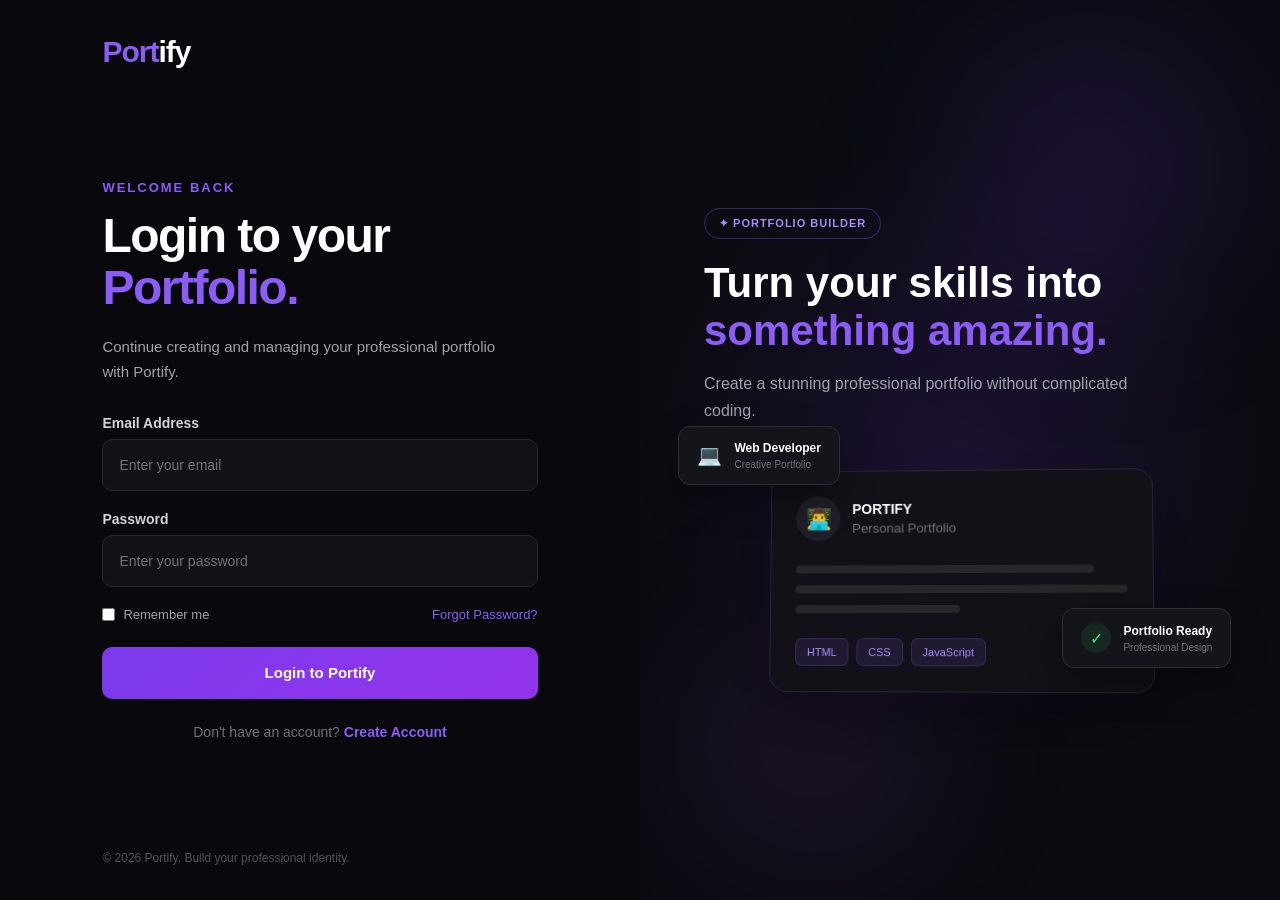
<file: login.html>
<!DOCTYPE html>
<html lang="en">

<head>

    <meta charset="UTF-8">

    <meta name="viewport"
          content="width=device-width, initial-scale=1.0">

    <title>Login - Portify</title>

    <link rel="stylesheet" href="css/auth.css">

</head>

<body>

    <div class="login-page">

        <!-- LEFT SIDE -->

        <div class="login-left">

            <div class="brand">
                <span>Port</span>ify
            </div>

            <div class="login-content">

                <p class="small-title">
                    WELCOME BACK
                </p>

                <h1>
                    Login to your<br>
                    <span>Portfolio.</span>
                </h1>

                <p class="description">
                    Continue creating and managing
                    your professional portfolio with Portify.
                </p>


                <form id="loginForm">

                    <div class="input-group">

                        <label for="email">
                            Email Address
                        </label>

                        <input
                            type="email"
                            id="email"
                            placeholder="Enter your email"
                            required>

                    </div>


                    <div class="input-group">

                        <label for="password">
                            Password
                        </label>

                        <input
                            type="password"
                            id="password"
                            placeholder="Enter your password"
                            required>

                    </div>


                    <div class="form-options">

                        <label class="remember">

                            <input
                                type="checkbox"
                                id="remember">

                            <span>
                                Remember me
                            </span>

                        </label>

                        <a href="#">
                            Forgot Password?
                        </a>

                    </div>


                    <button
                        type="submit"
                        class="login-btn">

                        Login to Portify

                    </button>

                </form>


                <p class="register-text">

                    Don't have an account?

                    <a href="register.html">
                        Create Account
                    </a>

                </p>

            </div>


            <div class="bottom-text">

                © 2026 Portify. Build your professional identity.

            </div>

        </div>


        <!-- RIGHT SIDE -->

        <div class="login-right">

            <div class="glow glow-one"></div>

            <div class="glow glow-two"></div>


            <div class="showcase">

                <div class="showcase-tag">
                    ✦ PORTFOLIO BUILDER
                </div>

                <h2>
                    Turn your skills into
                    <span>something amazing.</span>
                </h2>

                <p>
                    Create a stunning professional portfolio
                    without complicated coding.
                </p>


                <div class="floating-card card-one">

                    <div class="card-icon">
                        💻
                    </div>

                    <div>
                        <strong>
                            Web Developer
                        </strong>

                        <small>
                            Creative Portfolio
                        </small>
                    </div>

                </div>


                <div class="floating-card card-two">

                    <div class="mini-circle">
                        ✓
                    </div>

                    <div>
                        <strong>
                            Portfolio Ready
                        </strong>

                        <small>
                            Professional Design
                        </small>
                    </div>

                </div>


                <div class="main-showcase-card">

                    <div class="showcase-top">

                        <div class="profile-mini">
                            👨‍💻
                        </div>

                        <div>

                            <strong>
                                PORTIFY
                            </strong>

                            <small>
                                Personal Portfolio
                            </small>

                        </div>

                    </div>


                    <div class="showcase-line large"></div>

                    <div class="showcase-line"></div>

                    <div class="showcase-line short"></div>


                    <div class="skill-row">

                        <span>HTML</span>
                        <span>CSS</span>
                        <span>JavaScript</span>

                    </div>

                </div>

            </div>

        </div>

    </div>


    <script>

        const loginForm =
            document.getElementById("loginForm");


        loginForm.addEventListener(
            "submit",
            function(event) {

                event.preventDefault();


                const email =
                    document.getElementById("email").value.trim();

                const password =
                    document.getElementById("password").value.trim();


                if (!email || !password) {

                    alert("Please enter email and password.");

                    return;

                }


                /*
                    Demo Login

                    Store user email locally
                    and move to dashboard.
                */

                localStorage.setItem(
                    "portifyUser",
                    email.split("@")[0]
                );


                window.location.href =
                    "dashboard.html";

            }
        );

    </script>

</body>

</html>
</file>
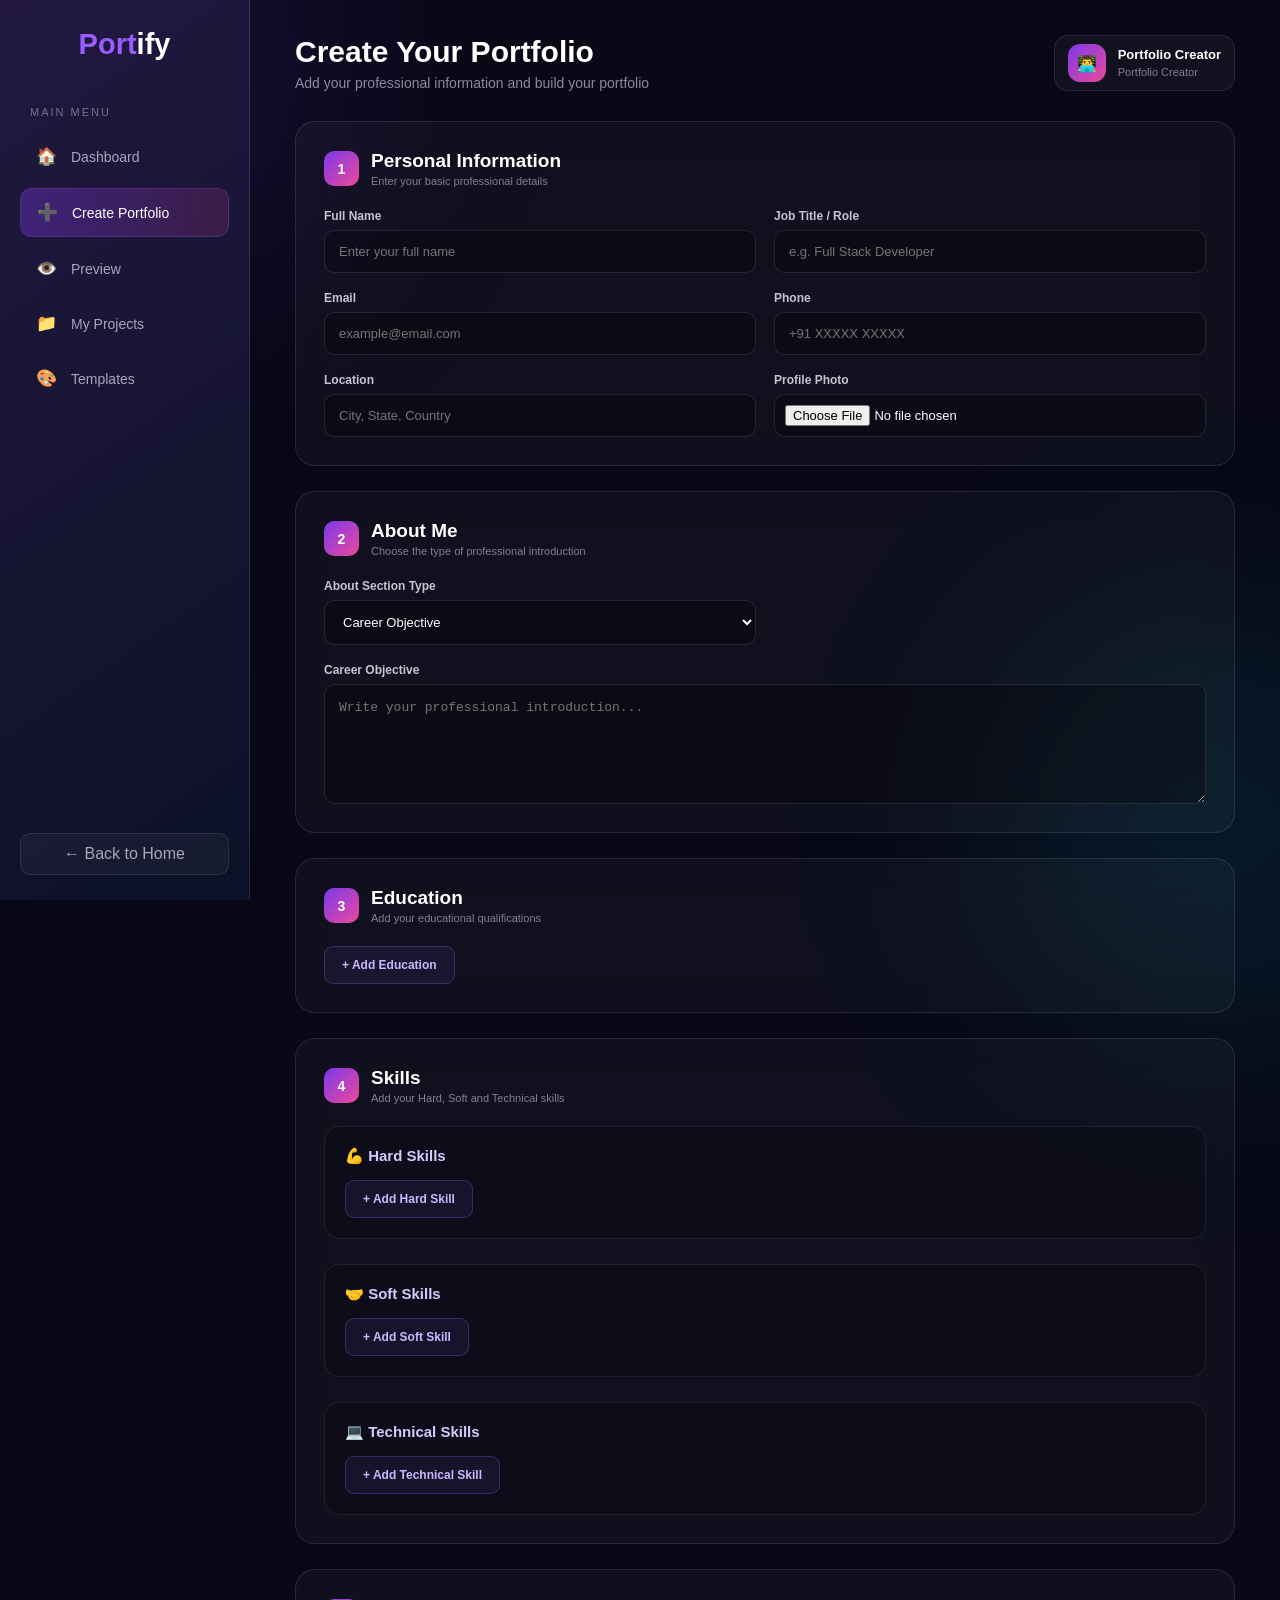
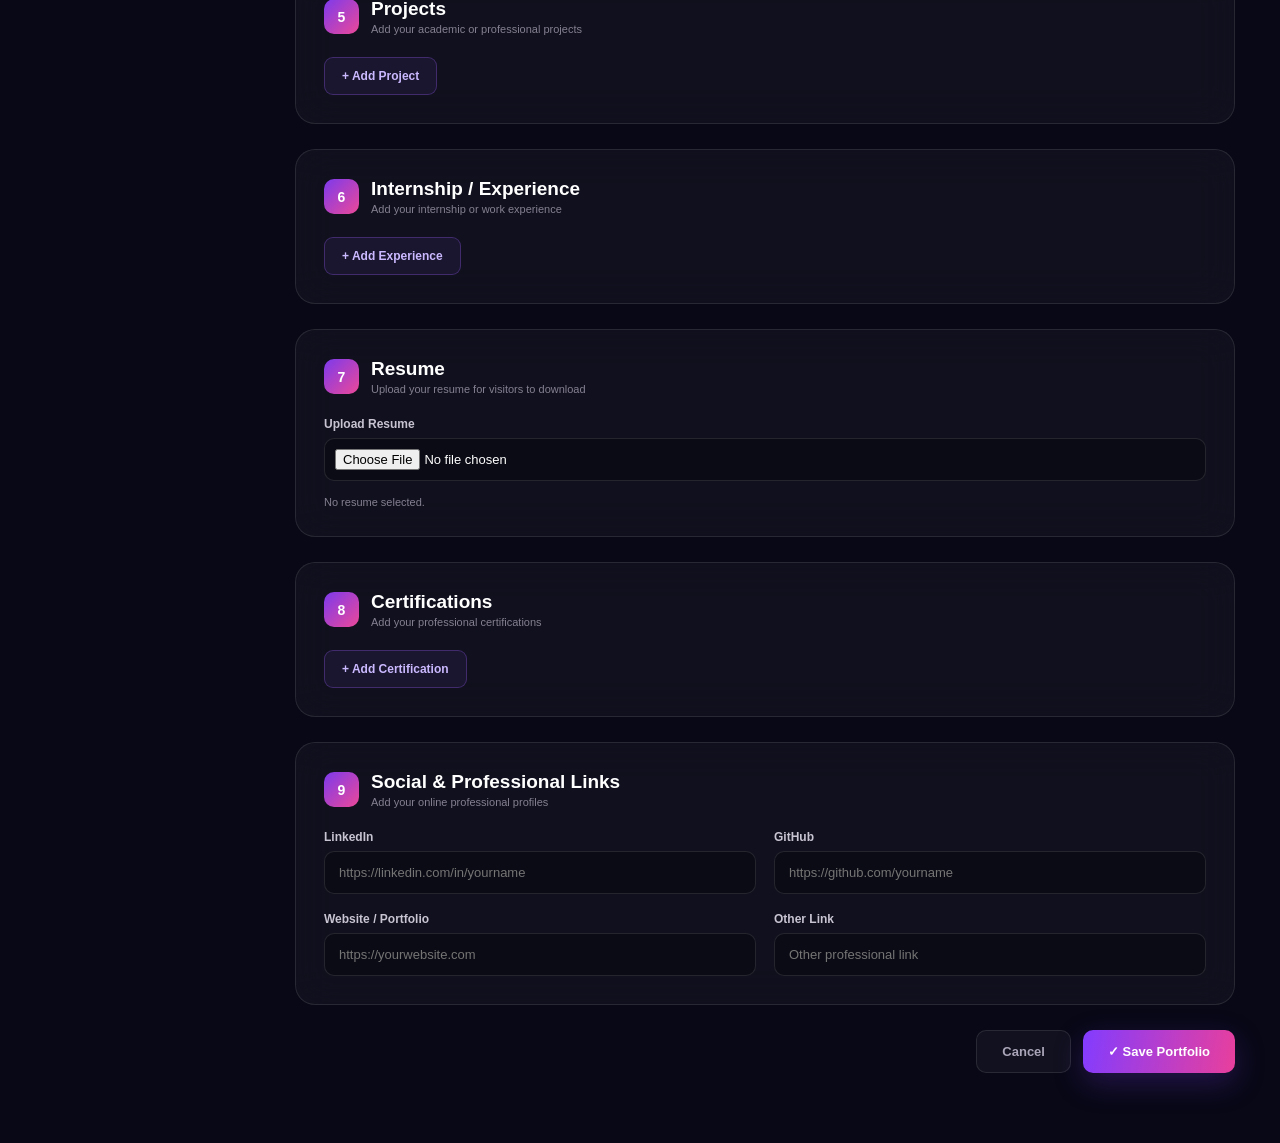
<file: preview.html>
<!DOCTYPE html>
<html lang="en">

<head>

<meta charset="UTF-8">

<meta name="viewport"
      content="width=device-width, initial-scale=1.0">

<title>Portfolio Preview - Portify</title>

<style>

/* =========================================
   RESET
========================================= */

* {
    margin: 0;
    padding: 0;
    box-sizing: border-box;
}

html {
    scroll-behavior: smooth;
}

body {
    font-family: Arial, Helvetica, sans-serif;
    background: #080816;
    color: white;
    min-height: 100vh;
}


/* =========================================
   BACKGROUND
========================================= */

body::before {

    content: "";

    position: fixed;

    width: 500px;
    height: 500px;

    border-radius: 50%;

    background: rgba(124,58,237,0.12);

    filter: blur(110px);

    top: -180px;
    left: -150px;

    animation: floatOne 9s ease-in-out infinite;

    pointer-events: none;

    z-index: -2;
}


body::after {

    content: "";

    position: fixed;

    width: 450px;
    height: 450px;

    border-radius: 50%;

    background: rgba(6,182,212,0.10);

    filter: blur(110px);

    right: -160px;
    bottom: -150px;

    animation: floatTwo 11s ease-in-out infinite;

    pointer-events: none;

    z-index: -2;
}


@keyframes floatOne {

    0%,100% {
        transform: translate(0,0);
    }

    50% {
        transform: translate(100px,80px);
    }
}


@keyframes floatTwo {

    0%,100% {
        transform: translate(0,0);
    }

    50% {
        transform: translate(-90px,-70px);
    }
}


/* =========================================
   TOP NAVIGATION
========================================= */

.topbar {

    width: 100%;

    padding: 18px 40px;

    display: flex;

    align-items: center;

    justify-content: space-between;

    position: sticky;

    top: 0;

    z-index: 100;

    background:
        rgba(8,8,22,0.88);

    backdrop-filter: blur(18px);

    border-bottom:
        1px solid
        rgba(255,255,255,0.08);
}


.logo {

    font-size: 27px;

    font-weight: 800;
}


.logo span {
    color: #9b5cff;
}


.top-actions {

    display: flex;

    gap: 10px;
}


.action-btn {

    padding: 10px 17px;

    border-radius: 9px;

    text-decoration: none;

    color: #c9c3d5;

    background:
        rgba(255,255,255,0.05);

    border:
        1px solid
        rgba(255,255,255,0.10);

    cursor: pointer;

    font-size: 12px;

    font-weight: bold;

    transition: 0.3s;
}


.action-btn:hover {

    color: white;

    border-color: #9b5cff;

    transform:
        translateY(-2px);
}


.action-btn.primary {

    border: none;

    color: white;

    background:
        linear-gradient(
            100deg,
            #823cff,
            #e93f9c
        );
}


/* =========================================
   PORTFOLIO
========================================= */

.portfolio {

    max-width: 1050px;

    margin: 40px auto 70px;

    padding: 0 20px;
}


/* =========================================
   HERO
========================================= */

.hero {

    padding: 55px 45px;

    border-radius: 25px;

    background:
        linear-gradient(
            135deg,
            rgba(124,58,237,0.17),
            rgba(236,72,153,0.08),
            rgba(6,182,212,0.06)
        );

    border:
        1px solid
        rgba(255,255,255,0.10);

    position: relative;

    overflow: hidden;

    display: flex;

    align-items: center;

    gap: 40px;

    animation:
        fadeUp
        0.7s
        ease;
}


.hero::before {

    content: "";

    position: absolute;

    width: 250px;
    height: 250px;

    border-radius: 50%;

    background:
        rgba(155,92,255,0.10);

    filter: blur(60px);

    right: -70px;
    top: -80px;
}


.profile-photo {

    width: 155px;
    height: 155px;

    min-width: 155px;

    border-radius: 50%;

    object-fit: cover;

    border:
        4px solid
        rgba(155,92,255,0.55);

    box-shadow:
        0 0 35px
        rgba(124,58,237,0.30);
}


.profile-placeholder {

    width: 155px;
    height: 155px;

    min-width: 155px;

    border-radius: 50%;

    display: flex;

    align-items: center;

    justify-content: center;

    font-size: 55px;

    background:
        linear-gradient(
            135deg,
            #7c3aed,
            #ec4899
        );

    border:
        4px solid
        rgba(255,255,255,0.10);
}


.hero-content {

    position: relative;

    z-index: 2;
}


.hero-content .small-title {

    color: #b18cff;

    font-size: 12px;

    font-weight: bold;

    text-transform: uppercase;

    letter-spacing: 2px;

    margin-bottom: 10px;
}


.hero-content h1 {

    font-size: 42px;

    line-height: 1.1;

    margin-bottom: 10px;
}


.hero-content h2 {

    font-size: 19px;

    color: #c4bdd2;

    font-weight: normal;

    margin-bottom: 17px;
}


.contact-row {

    display: flex;

    flex-wrap: wrap;

    gap: 8px;

    margin-top: 15px;
}


.contact-item {

    padding: 8px 11px;

    border-radius: 8px;

    background:
        rgba(0,0,0,0.22);

    border:
        1px solid
        rgba(255,255,255,0.08);

    color: #aaa5b8;

    font-size: 11px;
}


/* =========================================
   SECTION
========================================= */

.section {

    margin-top: 25px;

    padding: 30px;

    border-radius: 20px;

    background:
        rgba(255,255,255,0.035);

    border:
        1px solid
        rgba(255,255,255,0.09);

    backdrop-filter: blur(18px);

    animation:
        fadeUp
        0.7s
        ease;
}


.section-title {

    display: flex;

    align-items: center;

    gap: 12px;

    margin-bottom: 22px;
}


.section-icon {

    width: 38px;
    height: 38px;

    border-radius: 10px;

    display: flex;

    align-items: center;

    justify-content: center;

    background:
        linear-gradient(
            135deg,
            #7c3aed,
            #ec4899
        );

    font-size: 17px;
}


.section-title h2 {

    font-size: 20px;
}


.section-title p {

    color: #858092;

    font-size: 11px;

    margin-top: 3px;
}


.empty {

    color: #777386;

    font-size: 13px;

    padding: 15px 0;
}


/* =========================================
   ABOUT
========================================= */

.about-text {

    color: #bcb6c8;

    line-height: 1.8;

    font-size: 14px;

    white-space: pre-line;
}


/* =========================================
   EDUCATION
========================================= */

.education-item {

    padding: 20px;

    margin-bottom: 14px;

    border-radius: 14px;

    background:
        rgba(0,0,0,0.17);

    border:
        1px solid
        rgba(255,255,255,0.07);
}


.education-item:last-child {
    margin-bottom: 0;
}


.education-top {

    display: flex;

    justify-content: space-between;

    gap: 15px;
}


.education-degree {

    color: #d9caff;

    font-size: 16px;

    font-weight: bold;
}


.education-institution {

    color: #aaa5b8;

    font-size: 13px;

    margin-top: 6px;
}


.education-year {

    color: #b18cff;

    font-size: 12px;

    white-space: nowrap;
}


.education-meta {

    color: #858092;

    font-size: 11px;

    margin-top: 9px;
}


.education-description {

    color: #aaa5b8;

    font-size: 12px;

    line-height: 1.6;

    margin-top: 12px;

    white-space: pre-line;
}


/* =========================================
   SKILLS
========================================= */

.skill-group {

    margin-bottom: 22px;
}


.skill-group:last-child {
    margin-bottom: 0;
}


.skill-group-title {

    font-size: 14px;

    color: #d8c9ff;

    margin-bottom: 13px;
}


.skills-list {

    display: grid;

    grid-template-columns:
        repeat(2,1fr);

    gap: 13px;
}


.skill-card {

    padding: 14px;

    border-radius: 12px;

    background:
        rgba(0,0,0,0.17);

    border:
        1px solid
        rgba(255,255,255,0.07);
}


.skill-card-top {

    display: flex;

    justify-content: space-between;

    margin-bottom: 8px;
}


.skill-name {

    font-size: 12px;

    color: #d2ccdb;
}


.skill-level {

    color: #b18cff;

    font-size: 11px;

    font-weight: bold;
}


.progress {

    width: 100%;

    height: 5px;

    border-radius: 10px;

    overflow: hidden;

    background:
        rgba(255,255,255,0.08);
}


.progress-bar {

    height: 100%;

    border-radius: 10px;

    background:
        linear-gradient(
            90deg,
            #7c3aed,
            #ec4899
        );
}


/* =========================================
   PROJECTS
========================================= */

.project-grid {

    display: grid;

    grid-template-columns:
        repeat(2,1fr);

    gap: 18px;
}


.project-card {

    overflow: hidden;

    border-radius: 16px;

    background:
        rgba(0,0,0,0.18);

    border:
        1px solid
        rgba(255,255,255,0.08);

    transition: 0.3s;
}


.project-card:hover {

    transform:
        translateY(-5px);

    border-color:
        rgba(155,92,255,0.30);

    box-shadow:
        0 20px 40px
        rgba(0,0,0,0.25);
}


.project-photo {

    width: 100%;

    height: 190px;

    object-fit: cover;

    display: block;
}


.project-no-photo {

    height: 150px;

    display: flex;

    align-items: center;

    justify-content: center;

    font-size: 45px;

    background:
        linear-gradient(
            135deg,
            rgba(124,58,237,0.20),
            rgba(236,72,153,0.12)
        );
}


.project-content {

    padding: 20px;
}


.project-content h3 {

    font-size: 16px;

    margin-bottom: 8px;
}


.project-tech {

    color: #b18cff;

    font-size: 11px;

    margin-bottom: 11px;
}


.project-description {

    color: #aaa5b8;

    font-size: 12px;

    line-height: 1.6;

    white-space: pre-line;
}


/* =========================================
   EXPERIENCE
========================================= */

.experience-item {

    position: relative;

    padding: 20px;

    margin-bottom: 14px;

    border-left:
        3px solid
        #8b5cf6;

    border-radius: 0 14px 14px 0;

    background:
        rgba(0,0,0,0.17);
}


.experience-item:last-child {
    margin-bottom: 0;
}


.experience-head {

    display: flex;

    justify-content: space-between;

    gap: 15px;
}


.experience-type {

    color: #b18cff;

    font-size: 11px;

    font-weight: bold;

    text-transform: uppercase;

    letter-spacing: 1px;
}


.experience-company {

    font-size: 16px;

    font-weight: bold;

    margin-top: 6px;
}


.experience-date {

    color: #858092;

    font-size: 11px;

    white-space: nowrap;
}


.experience-location {

    color: #aaa5b8;

    font-size: 11px;

    margin-top: 7px;
}


.experience-description {

    color: #aaa5b8;

    font-size: 12px;

    line-height: 1.6;

    margin-top: 12px;

    white-space: pre-line;
}


/* =========================================
   CERTIFICATIONS
========================================= */

.cert-grid {

    display: grid;

    grid-template-columns:
        repeat(2,1fr);

    gap: 15px;
}


.cert-card {

    padding: 18px;

    border-radius: 14px;

    background:
        rgba(0,0,0,0.17);

    border:
        1px solid
        rgba(255,255,255,0.07);
}


.cert-card h3 {

    font-size: 14px;

    color: #d8c9ff;

    margin-bottom: 8px;
}


.cert-description {

    color: #aaa5b8;

    font-size: 12px;

    line-height: 1.6;

    white-space: pre-line;
}


.cert-download {

    display: inline-block;

    margin-top: 13px;

    padding: 8px 11px;

    border-radius: 8px;

    color: #cbb9ff;

    text-decoration: none;

    font-size: 11px;

    background:
        rgba(139,92,246,0.08);

    border:
        1px solid
        rgba(155,92,255,0.20);
}


/* =========================================
   RESUME
========================================= */

.resume-box {

    padding: 22px;

    display: flex;

    align-items: center;

    justify-content: space-between;

    gap: 20px;

    border-radius: 14px;

    background:
        linear-gradient(
            135deg,
            rgba(124,58,237,0.12),
            rgba(236,72,153,0.07)
        );

    border:
        1px solid
        rgba(155,92,255,0.18);
}


.resume-info strong {

    display: block;

    font-size: 14px;

    margin-bottom: 5px;
}


.resume-info span {

    color: #858092;

    font-size: 11px;
}


.resume-btn {

    padding: 10px 15px;

    border-radius: 9px;

    color: white;

    text-decoration: none;

    font-size: 11px;

    font-weight: bold;

    white-space: nowrap;

    background:
        linear-gradient(
            100deg,
            #823cff,
            #e93f9c
        );
}


/* =========================================
   SOCIAL
========================================= */

.social-grid {

    display: grid;

    grid-template-columns:
        repeat(2,1fr);

    gap: 13px;
}


.social-link {

    display: flex;

    align-items: center;

    gap: 12px;

    padding: 14px;

    border-radius: 12px;

    color: #bbb5c5;

    text-decoration: none;

    background:
        rgba(0,0,0,0.17);

    border:
        1px solid
        rgba(255,255,255,0.07);

    transition: 0.3s;
}


.social-link:hover {

    color: white;

    border-color:
        rgba(155,92,255,0.35);

    transform:
        translateY(-2px);
}


.social-icon {

    width: 35px;
    height: 35px;

    display: flex;

    align-items: center;

    justify-content: center;

    border-radius: 9px;

    background:
        rgba(124,58,237,0.16);
}


/* =========================================
   FOOTER
========================================= */

.footer {

    text-align: center;

    padding: 30px 20px;

    color: #625d6d;

    font-size: 11px;
}


/* =========================================
   ANIMATION
========================================= */

@keyframes fadeUp {

    from {

        opacity: 0;

        transform:
            translateY(20px);
    }

    to {

        opacity: 1;

        transform:
            translateY(0);
    }
}


/* =========================================
   PRINT
========================================= */

@media print {

    body {

        background: white;

        color: black;
    }

    body::before,
    body::after {

        display: none;
    }

    .topbar {

        display: none;
    }

    .portfolio {

        max-width: 100%;

        margin: 0;

        padding: 0;
    }

    .hero,
    .section {

        color: black;

        background: white;

        border: 1px solid #ddd;

        box-shadow: none;

        break-inside: avoid;
    }

    .hero-content h2,
    .about-text,
    .education-institution,
    .education-meta,
    .education-description,
    .project-description,
    .experience-location,
    .experience-description,
    .cert-description,
    .resume-info span {

        color: #444;
    }

    .footer {

        color: #555;
    }
}


/* =========================================
   RESPONSIVE
========================================= */

@media (max-width: 800px) {

    .topbar {

        padding: 15px 20px;
    }

    .portfolio {

        margin-top: 25px;
    }

    .hero {

        padding: 35px 25px;

        flex-direction: column;

        text-align: center;
    }

    .contact-row {

        justify-content: center;
    }

    .hero-content h1 {

        font-size: 34px;
    }

    .project-grid,
    .cert-grid {

        grid-template-columns: 1fr;
    }

    .skills-list {

        grid-template-columns: 1fr;
    }

    .social-grid {

        grid-template-columns: 1fr;
    }

    .education-top,
    .experience-head,
    .resume-box {

        flex-direction: column;
    }

    .education-year,
    .experience-date {

        white-space: normal;
    }
}


@media (max-width: 500px) {

    .logo {

        font-size: 23px;
    }

    .top-actions {

        gap: 5px;
    }

    .action-btn {

        padding: 8px 10px;

        font-size: 10px;
    }

    .section {

        padding: 20px;
    }

    .hero {

        padding: 30px 18px;
    }

    .profile-photo,
    .profile-placeholder {

        width: 120px;
        height: 120px;

        min-width: 120px;
    }

    .hero-content h1 {

        font-size: 28px;
    }

}


/* =========================================
   HIDE EMPTY SECTIONS
========================================= */

.section.hidden {
    display: none;
}

</style>

</head>


<body>


<!-- =========================================
     TOPBAR
========================================= -->

<header class="topbar">

    <div class="logo">
        <span>Port</span>ify
    </div>


    <div class="top-actions">

        <a
            href="create.html"
            class="action-btn">

            ✏️ Edit

        </a>


        <button
            class="action-btn primary"
            onclick="window.print()">

            🖨 Print / PDF

        </button>

    </div>

</header>



<!-- =========================================
     PORTFOLIO
========================================= -->

<main class="portfolio">


<!-- =========================================
     HERO
========================================= -->

<section class="hero">


    <div id="profilePhotoBox">

        <div class="profile-placeholder">
            👨‍💻
        </div>

    </div>


    <div class="hero-content">


        <div class="small-title">
            Portfolio
        </div>


        <h1 id="portfolioName">
            Your Name
        </h1>


        <h2 id="portfolioJob">
            Your Professional Role
        </h2>


        <div class="contact-row">


            <div
                class="contact-item"
                id="emailBox">

                📧 <span id="portfolioEmail">
                    Email
                </span>

            </div>


            <div
                class="contact-item"
                id="phoneBox">

                📱 <span id="portfolioPhone">
                    Phone
                </span>

            </div>


            <div
                class="contact-item"
                id="locationBox">

                📍 <span id="portfolioLocation">
                    Location
                </span>

            </div>


        </div>


    </div>


</section>



<!-- =========================================
     ABOUT
========================================= -->

<section
    class="section"
    id="aboutSection">


    <div class="section-title">

        <div class="section-icon">
            👤
        </div>

        <div>

            <h2 id="aboutTitle">
                About Me
            </h2>

            <p>
                Professional introduction
            </p>

        </div>

    </div>


    <div
        class="about-text"
        id="aboutContent">

    </div>


</section>



<!-- =========================================
     EDUCATION
========================================= -->

<section
    class="section"
    id="educationSection">


    <div class="section-title">

        <div class="section-icon">
            🎓
        </div>

        <div>

            <h2>
                Education
            </h2>

            <p>
                Educational qualifications
            </p>

        </div>

    </div>


    <div id="educationList"></div>


</section>



<!-- =========================================
     SKILLS
========================================= -->

<section
    class="section"
    id="skillsSection">


    <div class="section-title">

        <div class="section-icon">
            ⚡
        </div>

        <div>

            <h2>
                Skills
            </h2>

            <p>
                Professional skill set
            </p>

        </div>

    </div>


    <div id="skillsContent"></div>


</section>



<!-- =========================================
     PROJECTS
========================================= -->

<section
    class="section"
    id="projectsSection">


    <div class="section-title">

        <div class="section-icon">
            📁
        </div>

        <div>

            <h2>
                Projects
            </h2>

            <p>
                Academic and professional projects
            </p>

        </div>

    </div>


    <div
        class="project-grid"
        id="projectList">

    </div>


</section>



<!-- =========================================
     EXPERIENCE
========================================= -->

<section
    class="section"
    id="experienceSection">


    <div class="section-title">

        <div class="section-icon">
            💼
        </div>

        <div>

            <h2>
                Internship / Experience
            </h2>

            <p>
                Professional experience
            </p>

        </div>

    </div>


    <div id="experienceList"></div>


</section>



<!-- =========================================
     RESUME
========================================= -->

<section
    class="section"
    id="resumeSection">


    <div class="section-title">

        <div class="section-icon">
            📄
        </div>

        <div>

            <h2>
                Resume
            </h2>

            <p>
                Download my resume
            </p>

        </div>

    </div>


    <div class="resume-box">


        <div class="resume-info">

            <strong id="resumeName">
                Resume
            </strong>

            <span>
                Click the button to download
            </span>

        </div>


        <a
            href="#"
            class="resume-btn"
            id="resumeButton">

            ⬇ Download Resume

        </a>


    </div>


</section>



<!-- =========================================
     CERTIFICATIONS
========================================= -->

<section
    class="section"
    id="certificationSection">


    <div class="section-title">

        <div class="section-icon">
            🏆
        </div>

        <div>

            <h2>
                Certifications
            </h2>

            <p>
                Professional certifications
            </p>

        </div>

    </div>


    <div
        class="cert-grid"
        id="certificationList">

    </div>


</section>



<!-- =========================================
     SOCIAL LINKS
========================================= -->

<section
    class="section"
    id="socialSection">


    <div class="section-title">

        <div class="section-icon">
            🔗
        </div>

        <div>

            <h2>
                Social & Professional Links
            </h2>

            <p>
                Connect with me online
            </p>

        </div>

    </div>


    <div
        class="social-grid"
        id="socialList">

    </div>


</section>



</main>



<!-- =========================================
     FOOTER
========================================= -->

<footer class="footer">

    Created with ❤️ using Portify

</footer>



<script>

/* =========================================
   GET PORTFOLIO DATA
========================================= */

const savedData =
    localStorage.getItem(
        "portifyPortfolio"
    );


/* =========================================
   CHECK DATA
========================================= */

if (!savedData) {

    alert(
        "No portfolio data found. Please create your portfolio first."
    );

    window.location.href =
        "create.html";

}


/* =========================================
   PARSE DATA
========================================= */

let data;

try {

    data =
        JSON.parse(savedData);

}

catch(error) {

    alert(
        "Portfolio data is corrupted. Please create again."
    );

    window.location.href =
        "create.html";

}


/* =========================================
   HELPER
========================================= */

function escapeHTML(value) {

    if (
        value === null ||
        value === undefined
    ) {

        return "";

    }

    return String(value)
        .replace(/&/g, "&amp;")
        .replace(/</g, "&lt;")
        .replace(/>/g, "&gt;")
        .replace(/"/g, "&quot;")
        .replace(/'/g, "&#039;");

}


/* =========================================
   PERSONAL INFORMATION
========================================= */

function loadPersonal() {

    if (!data.personal) {
        return;
    }


    const name =
        data.personal.name ||
        "Your Name";


    const job =
        data.personal.jobTitle ||
        "Your Professional Role";


    document.getElementById(
        "portfolioName"
    ).textContent =
        name;


    document.getElementById(
        "portfolioJob"
    ).textContent =
        job;


    if (data.personal.email) {

        document.getElementById(
            "portfolioEmail"
        ).textContent =
            data.personal.email;

    }

    else {

        document.getElementById(
            "emailBox"
        ).style.display =
            "none";

    }


    if (data.personal.phone) {

        document.getElementById(
            "portfolioPhone"
        ).textContent =
            data.personal.phone;

    }

    else {

        document.getElementById(
            "phoneBox"
        ).style.display =
            "none";

    }


    if (data.personal.location) {

        document.getElementById(
            "portfolioLocation"
        ).textContent =
            data.personal.location;

    }

    else {

        document.getElementById(
            "locationBox"
        ).style.display =
            "none";

    }


    /* PROFILE PHOTO */

    if (
        data.personal.profilePhoto
    ) {

        const box =
            document.getElementById(
                "profilePhotoBox"
            );


        box.innerHTML = `

            <img
                src="${data.personal.profilePhoto}"
                class="profile-photo"
                alt="Profile Photo">

        `;

    }

}


/* =========================================
   ABOUT
========================================= */

function loadAbout() {

    if (
        !data.about ||
        !data.about.text
    ) {

        document.getElementById(
            "aboutSection"
        ).classList.add(
            "hidden"
        );

        return;

    }


    document.getElementById(
        "aboutTitle"
    ).textContent =
        data.about.type ||
        "About Me";


    document.getElementById(
        "aboutContent"
    ).textContent =
        data.about.text;

}


/* =========================================
   EDUCATION
========================================= */

function loadEducation() {

    const list =
        document.getElementById(
            "educationList"
        );


    list.innerHTML = "";


    if (
        !data.education ||
        data.education.length === 0
    ) {

        document.getElementById(
            "educationSection"
        ).classList.add(
            "hidden"
        );

        return;

    }


    data.education.forEach(
        function(edu) {


            const item =
                document.createElement(
                    "div"
                );


            item.className =
                "education-item";


            const years =
                (
                    edu.start ||
                    edu.end
                )
                ?
                `${escapeHTML(edu.start || "")} - ${escapeHTML(edu.end || "")}`
                :
                "";


            item.innerHTML = `

                <div class="education-top">

                    <div>

                        <div class="education-degree">
                            ${escapeHTML(edu.degree || "Degree / Course")}
                        </div>

                        <div class="education-institution">
                            ${escapeHTML(edu.institution || "Institution")}
                        </div>

                    </div>

                    ${
                        years
                        ?
                        `<div class="education-year">
                            ${years}
                        </div>`
                        :
                        ""
                    }

                </div>


                ${
                    edu.location
                    ?
                    `<div class="education-meta">
                        📍 ${escapeHTML(edu.location)}
                    </div>`
                    :
                    ""
                }


                ${
                    edu.description
                    ?
                    `<div class="education-description">
                        ${escapeHTML(edu.description)}
                    </div>`
                    :
                    ""
                }

            `;


            list.appendChild(item);

        }
    );

}


/* =========================================
   SKILLS
========================================= */

function createSkillGroup(
    title,
    icon,
    skills
) {

    if (
        !skills ||
        skills.length === 0
    ) {

        return "";

    }


    let html = `

        <div class="skill-group">

            <div class="skill-group-title">
                ${icon} ${title}
            </div>

            <div class="skills-list">

    `;


    skills.forEach(
        function(skill) {


            const level =
                parseInt(
                    skill.level
                ) || 0;


            html += `

                <div class="skill-card">

                    <div class="skill-card-top">

                        <span class="skill-name">
                            ${escapeHTML(skill.name || "Skill")}
                        </span>

                        <span class="skill-level">
                            ${level}%
                        </span>

                    </div>

                    <div class="progress">

                        <div
                            class="progress-bar"
                            style="width:${level}%">

                        </div>

                    </div>

                </div>

            `;

        }
    );


    html += `

            </div>

        </div>

    `;


    return html;

}


function loadSkills() {

    const container =
        document.getElementById(
            "skillsContent"
        );


    const skills =
        data.skills || {};


    const hard =
        skills.hard || [];


    const soft =
        skills.soft || [];


    const technical =
        skills.technical || [];


    const html =

        createSkillGroup(
            "Hard Skills",
            "💪",
            hard
        )

        +

        createSkillGroup(
            "Soft Skills",
            "🤝",
            soft
        )

        +

        createSkillGroup(
            "Technical Skills",
            "💻",
            technical
        );


    if (!html) {

        document.getElementById(
            "skillsSection"
        ).classList.add(
            "hidden"
        );

        return;

    }


    container.innerHTML =
        html;

}


/* =========================================
   PROJECTS
========================================= */

function loadProjects() {

    const list =
        document.getElementById(
            "projectList"
        );


    list.innerHTML = "";


    if (
        !data.projects ||
        data.projects.length === 0
    ) {

        document.getElementById(
            "projectsSection"
        ).classList.add(
            "hidden"
        );

        return;

    }


    data.projects.forEach(
        function(project) {


            const card =
                document.createElement(
                    "div"
                );


            card.className =
                "project-card";


            let imageHTML;


            if (project.photo) {

                imageHTML = `

                    <img
                        src="${project.photo}"
                        class="project-photo"
                        alt="Project Photo">

                `;

            }

            else {

                imageHTML = `

                    <div class="project-no-photo">
                        📁
                    </div>

                `;

            }


            card.innerHTML = `

                ${imageHTML}

                <div class="project-content">

                    <h3>
                        ${escapeHTML(project.name || "Project")}
                    </h3>


                    ${
                        project.technologies
                        ?
                        `<div class="project-tech">
                            🛠 ${escapeHTML(project.technologies)}
                        </div>`
                        :
                        ""
                    }


                    ${
                        project.description
                        ?
                        `<div class="project-description">
                            ${escapeHTML(project.description)}
                        </div>`
                        :
                        ""
                    }

                </div>

            `;


            list.appendChild(card);

        }
    );

}


/* =========================================
   EXPERIENCE
========================================= */

function formatDate(
    date
) {

    if (!date) {
        return "";
    }


    const parts =
        date.split("-");


    if (parts.length !== 3) {
        return date;
    }


    return `${parts[2]}-${parts[1]}-${parts[0]}`;

}


function loadExperience() {

    const list =
        document.getElementById(
            "experienceList"
        );


    list.innerHTML = "";


    if (
        !data.experience ||
        data.experience.length === 0
    ) {

        document.getElementById(
            "experienceSection"
        ).classList.add(
            "hidden"
        );

        return;

    }


    data.experience.forEach(
        function(exp) {


            const item =
                document.createElement(
                    "div"
                );


            item.className =
                "experience-item";


            const start =
                formatDate(
                    exp.start
                );


            const end =
                formatDate(
                    exp.end
                );


            const dateText =
                start || end
                ?
                `${start || ""} - ${end || "Present"}`
                :
                "";


            item.innerHTML = `

                <div class="experience-head">

                    <div>

                        <div class="experience-type">
                            ${escapeHTML(exp.type || "Experience")}
                        </div>

                        <div class="experience-company">
                            ${escapeHTML(exp.company || "Company")}
                        </div>

                    </div>


                    ${
                        dateText
                        ?
                        `<div class="experience-date">
                            ${dateText}
                        </div>`
                        :
                        ""
                    }

                </div>


                ${
                    exp.location
                    ?
                    `<div class="experience-location">
                        📍 ${escapeHTML(exp.location)}
                    </div>`
                    :
                    ""
                }


                ${
                    exp.description
                    ?
                    `<div class="experience-description">
                        ${escapeHTML(exp.description)}
                    </div>`
                    :
                    ""
                }

            `;


            list.appendChild(item);

        }
    );

}


/* =========================================
   RESUME
========================================= */

function loadResume() {

    const section =
        document.getElementById(
            "resumeSection"
        );


    if (
        !data.resume ||
        !data.resume.data
    ) {

        section.classList.add(
            "hidden"
        );

        return;

    }


    const fileName =
        data.resume.name ||
        "Resume";


    document.getElementById(
        "resumeName"
    ).textContent =
        fileName;


    const button =
        document.getElementById(
            "resumeButton"
        );


    button.href =
        data.resume.data;


    button.download =
        fileName;

}


/* =========================================
   CERTIFICATIONS
========================================= */

function loadCertifications() {

    const list =
        document.getElementById(
            "certificationList"
        );


    list.innerHTML = "";


    if (
        !data.certifications ||
        data.certifications.length === 0
    ) {

        document.getElementById(
            "certificationSection"
        ).classList.add(
            "hidden"
        );

        return;

    }


    data.certifications.forEach(
        function(cert) {


            const card =
                document.createElement(
                    "div"
                );


            card.className =
                "cert-card";


            card.innerHTML = `

                <h3>
                    🏆 ${escapeHTML(cert.name || "Certification")}
                </h3>


                ${
                    cert.description
                    ?
                    `<div class="cert-description">
                        ${escapeHTML(cert.description)}
                    </div>`
                    :
                    ""
                }


                ${
                    cert.file
                    ?
                    `<a
                        href="${cert.file}"
                        class="cert-download"
                        target="_blank">

                        📄 View Certificate

                    </a>`
                    :
                    ""
                }

            `;


            list.appendChild(card);

        }
    );

}


/* =========================================
   SOCIAL LINKS
========================================= */

function loadSocialLinks() {

    const list =
        document.getElementById(
            "socialList"
        );


    list.innerHTML = "";


    if (!data.social) {

        document.getElementById(
            "socialSection"
        ).classList.add(
            "hidden"
        );

        return;

    }


    const links = [];


    if (data.social.linkedin) {

        links.push({

            name: "LinkedIn",

            icon: "💼",

            url: data.social.linkedin

        });

    }


    if (data.social.github) {

        links.push({

            name: "GitHub",

            icon: "💻",

            url: data.social.github

        });

    }


    if (data.social.website) {

        links.push({

            name: "Website",

            icon: "🌐",

            url: data.social.website

        });

    }


    if (data.social.other) {

        links.push({

            name: "Other Link",

            icon: "🔗",

            url: data.social.other

        });

    }


    if (links.length === 0) {

        document.getElementById(
            "socialSection"
        ).classList.add(
            "hidden"
        );

        return;

    }


    links.forEach(
        function(link) {


            let url =
                link.url.trim();


            if (
                !url.startsWith(
                    "http://"
                )
                &&
                !url.startsWith(
                    "https://"
                )
            ) {

                url =
                    "https://" + url;

            }


            const item =
                document.createElement(
                    "a"
                );


            item.className =
                "social-link";


            item.href =
                url;


            item.target =
                "_blank";


            item.rel =
                "noopener noreferrer";


            item.innerHTML = `

                <div class="social-icon">
                    ${link.icon}
                </div>

                <span>
                    ${escapeHTML(link.name)}
                </span>

            `;


            list.appendChild(item);

        }
    );

}


/* =========================================
   LOAD EVERYTHING
========================================= */

loadPersonal();

loadAbout();

loadEducation();

loadSkills();

loadProjects();

loadExperience();

loadResume();

loadCertifications();

loadSocialLinks();

</script>


</body>

</html>
</file>
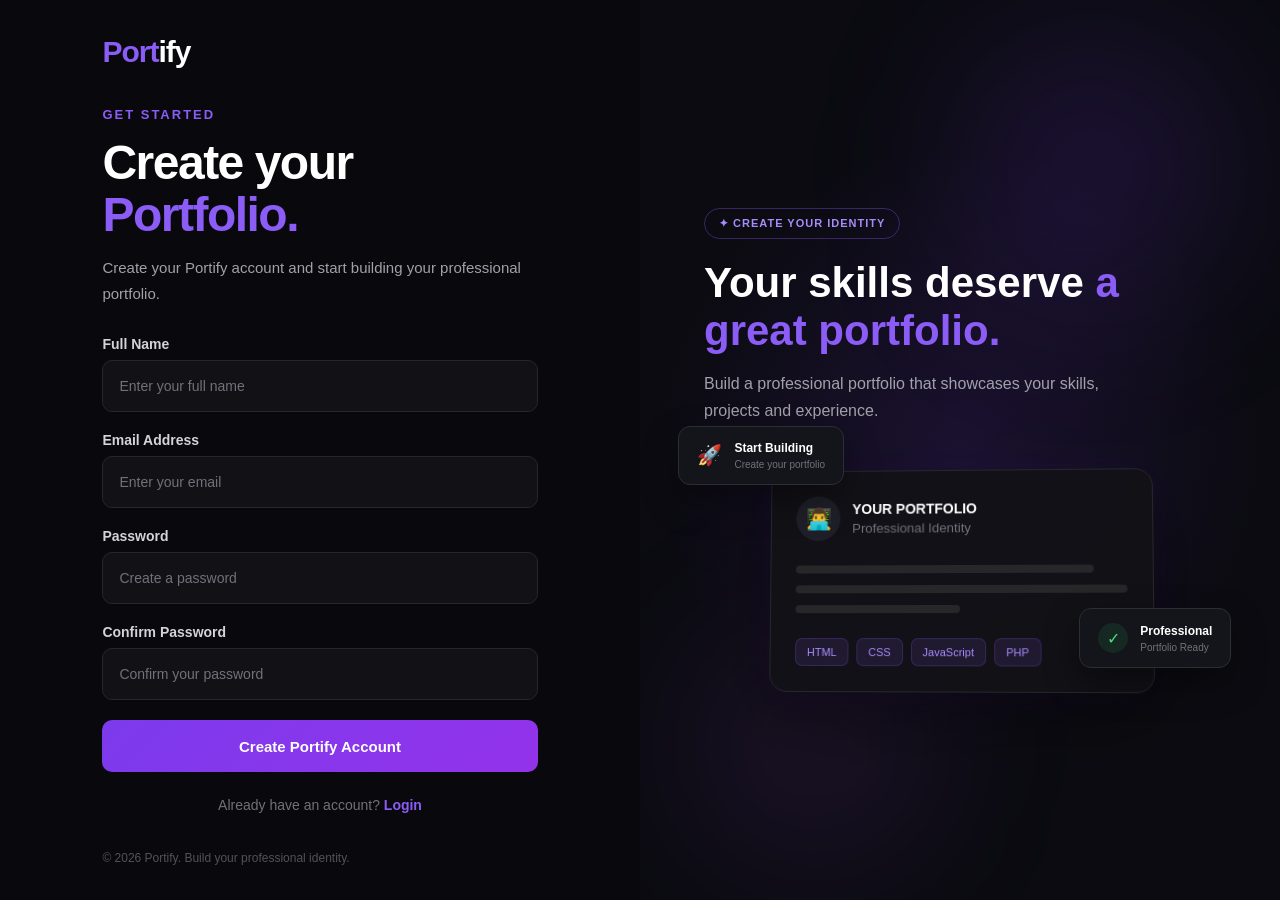
<file: register.html>
<!DOCTYPE html>
<html lang="en">

<head>

    <meta charset="UTF-8">

    <meta name="viewport"
          content="width=device-width, initial-scale=1.0">

    <title>Register - Portify</title>

    <link rel="stylesheet" href="css/auth.css">

</head>

<body>

    <div class="login-page">

        <!-- LEFT SIDE -->

        <div class="login-left">

            <div class="brand">
                <span>Port</span>ify
            </div>

            <div class="login-content register-content">

                <p class="small-title">
                    GET STARTED
                </p>

                <h1>
                    Create your<br>
                    <span>Portfolio.</span>
                </h1>

                <p class="description">
                    Create your Portify account and start
                    building your professional portfolio.
                </p>


                <form id="registerForm">

                    <!-- NAME -->

                    <div class="input-group">

                        <label for="name">
                            Full Name
                        </label>

                        <input
                            type="text"
                            id="name"
                            placeholder="Enter your full name"
                            required>

                    </div>


                    <!-- EMAIL -->

                    <div class="input-group">

                        <label for="registerEmail">
                            Email Address
                        </label>

                        <input
                            type="email"
                            id="registerEmail"
                            placeholder="Enter your email"
                            required>

                    </div>


                    <!-- PASSWORD -->

                    <div class="input-group">

                        <label for="registerPassword">
                            Password
                        </label>

                        <input
                            type="password"
                            id="registerPassword"
                            placeholder="Create a password"
                            required>

                    </div>


                    <!-- CONFIRM PASSWORD -->

                    <div class="input-group">

                        <label for="confirmPassword">
                            Confirm Password
                        </label>

                        <input
                            type="password"
                            id="confirmPassword"
                            placeholder="Confirm your password"
                            required>

                    </div>


                    <!-- BUTTON -->

                    <button
                        type="submit"
                        class="login-btn">

                        Create Portify Account

                    </button>

                </form>


                <p class="register-text">

                    Already have an account?

                    <a href="login.html">
                        Login
                    </a>

                </p>

            </div>


            <div class="bottom-text">

                © 2026 Portify. Build your professional identity.

            </div>

        </div>


        <!-- RIGHT SIDE -->

        <div class="login-right">

            <div class="glow glow-one"></div>

            <div class="glow glow-two"></div>


            <div class="showcase">

                <div class="showcase-tag">
                    ✦ CREATE YOUR IDENTITY
                </div>

                <h2>
                    Your skills deserve
                    <span>a great portfolio.</span>
                </h2>

                <p>
                    Build a professional portfolio that
                    showcases your skills, projects and
                    experience.
                </p>


                <!-- MAIN CARD -->

                <div class="main-showcase-card">

                    <div class="showcase-top">

                        <div class="profile-mini">
                            👨‍💻
                        </div>

                        <div>

                            <strong>
                                YOUR PORTFOLIO
                            </strong>

                            <small>
                                Professional Identity
                            </small>

                        </div>

                    </div>


                    <div class="showcase-line large"></div>

                    <div class="showcase-line"></div>

                    <div class="showcase-line short"></div>


                    <div class="skill-row">

                        <span>HTML</span>

                        <span>CSS</span>

                        <span>JavaScript</span>

                        <span>PHP</span>

                    </div>

                </div>


                <!-- FLOATING CARD -->

                <div class="floating-card card-one">

                    <div class="card-icon">
                        🚀
                    </div>

                    <div>

                        <strong>
                            Start Building
                        </strong>

                        <small>
                            Create your portfolio
                        </small>

                    </div>

                </div>


                <div class="floating-card card-two">

                    <div class="mini-circle">
                        ✓
                    </div>

                    <div>

                        <strong>
                            Professional
                        </strong>

                        <small>
                            Portfolio Ready
                        </small>

                    </div>

                </div>

            </div>

        </div>

    </div>


    <script src="js/auth.js"></script>

</body>

</html>
</file>
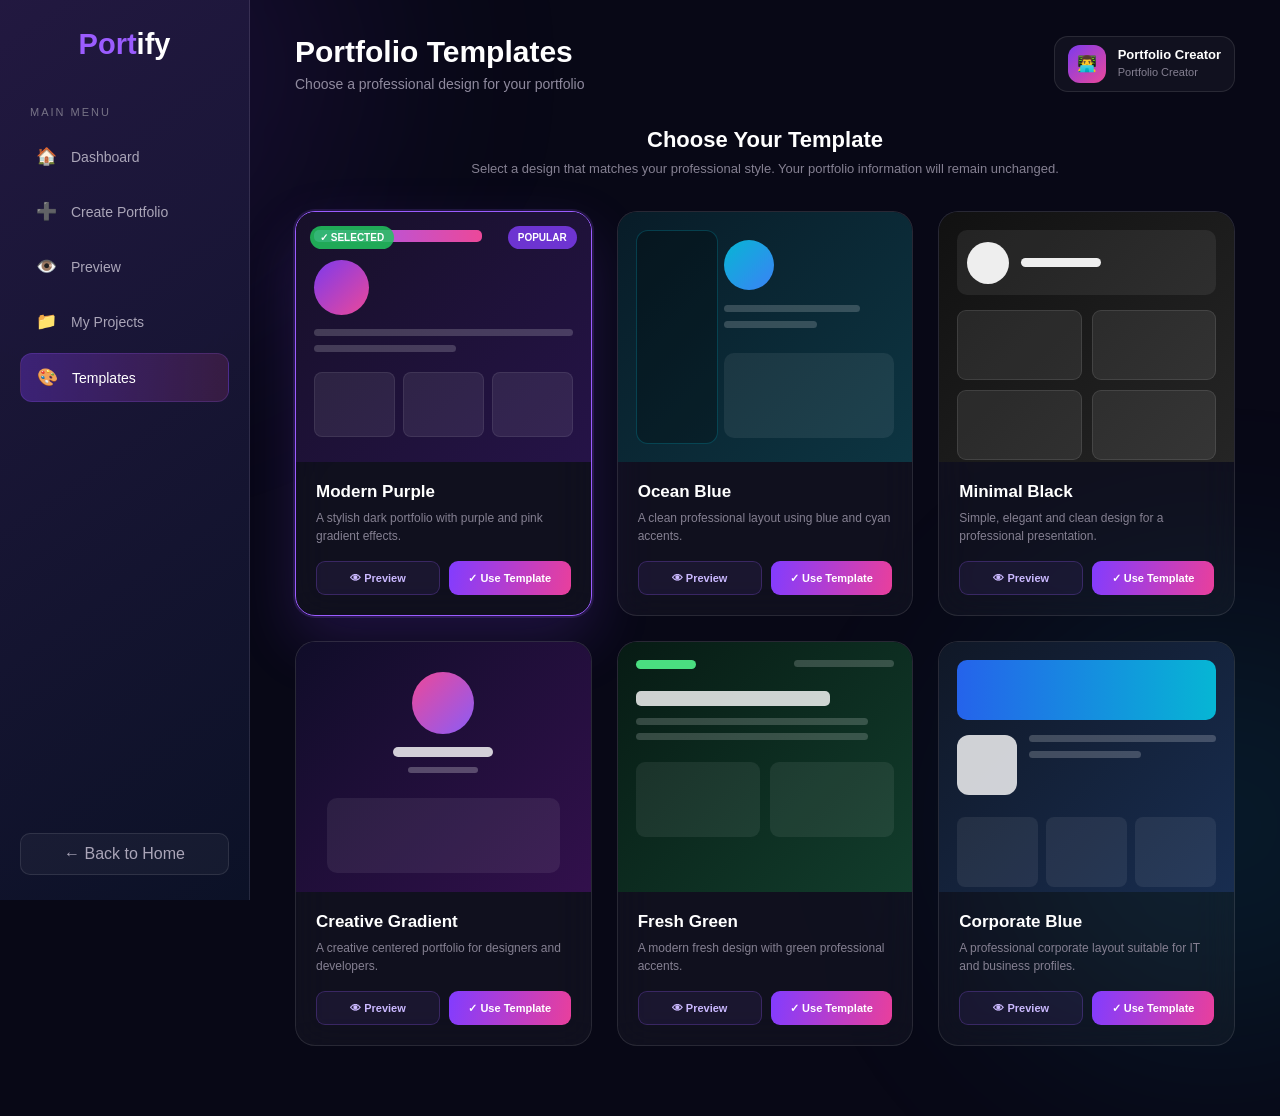
<file: templates.html>
<!DOCTYPE html>
<html lang="en">

<head>

<meta charset="UTF-8">

<meta name="viewport"
      content="width=device-width, initial-scale=1.0">

<title>Templates - Portify</title>

<style>

/* =========================================
   RESET
========================================= */

* {
    margin: 0;
    padding: 0;
    box-sizing: border-box;
}

html {
    scroll-behavior: smooth;
}

body {

    font-family:
        Arial,
        Helvetica,
        sans-serif;

    background: #080816;

    color: white;

    min-height: 100vh;

    overflow-x: hidden;
}


/* =========================================
   BACKGROUND
========================================= */

body::before {

    content: "";

    position: fixed;

    width: 500px;
    height: 500px;

    border-radius: 50%;

    background:
        rgba(124,58,237,0.12);

    filter: blur(110px);

    top: -180px;
    left: -150px;

    animation:
        bgFloat1 9s ease-in-out infinite;

    pointer-events: none;

    z-index: -2;
}


body::after {

    content: "";

    position: fixed;

    width: 450px;
    height: 450px;

    border-radius: 50%;

    background:
        rgba(6,182,212,0.10);

    filter: blur(110px);

    right: -160px;
    bottom: -150px;

    animation:
        bgFloat2 11s ease-in-out infinite;

    pointer-events: none;

    z-index: -2;
}


@keyframes bgFloat1 {

    0%,100% {
        transform: translate(0,0);
    }

    50% {
        transform: translate(100px,80px);
    }
}


@keyframes bgFloat2 {

    0%,100% {
        transform: translate(0,0);
    }

    50% {
        transform: translate(-90px,-70px);
    }
}


/* =========================================
   LAYOUT
========================================= */

.dashboard {

    min-height: 100vh;

    display: flex;
}


/* =========================================
   SIDEBAR
========================================= */

.sidebar {

    width: 250px;

    min-height: 100vh;

    position: fixed;

    left: 0;
    top: 0;

    padding: 28px 20px;

    background:
        linear-gradient(
            145deg,
            rgba(35,25,65,0.97),
            rgba(12,18,40,0.97)
        );

    border-right:
        1px solid
        rgba(255,255,255,0.10);

    backdrop-filter: blur(20px);

    z-index: 50;
}


/* =========================================
   LOGO
========================================= */

.logo {

    text-align: center;

    font-size: 29px;

    font-weight: 800;

    margin-bottom: 45px;
}


.logo span {

    color: #9b5cff;
}


/* =========================================
   MENU
========================================= */

.menu-title {

    color: #777386;

    font-size: 11px;

    letter-spacing: 2px;

    margin:
        0 0 15px 10px;
}


.menu {

    display: flex;

    flex-direction: column;

    gap: 8px;
}


.menu a {

    display: flex;

    align-items: center;

    gap: 12px;

    padding: 13px 14px;

    border-radius: 12px;

    color: #aaa5b8;

    text-decoration: none;

    font-size: 14px;

    transition: 0.3s;
}


.menu a:hover {

    color: white;

    background:
        rgba(139,92,246,0.12);

    transform:
        translateX(5px);
}


.menu a.active {

    color: white;

    background:
        linear-gradient(
            90deg,
            rgba(124,58,237,0.35),
            rgba(236,72,153,0.15)
        );

    border:
        1px solid
        rgba(155,92,255,0.20);
}


.menu-icon {

    width: 25px;

    text-align: center;

    font-size: 17px;
}


/* =========================================
   SIDEBAR BOTTOM
========================================= */

.sidebar-bottom {

    position: absolute;

    left: 20px;
    right: 20px;

    bottom: 25px;
}


.home-btn {

    display: block;

    width: 100%;

    padding: 11px;

    text-align: center;

    color: #aaa5b8;

    text-decoration: none;

    border:
        1px solid
        rgba(255,255,255,0.10);

    border-radius: 10px;

    background:
        rgba(255,255,255,0.04);

    transition: 0.3s;
}


.home-btn:hover {

    color: white;

    border-color: #9b5cff;

    transform:
        translateY(-2px);
}


/* =========================================
   MAIN
========================================= */

.main {

    width:
        calc(100% - 250px);

    margin-left: 250px;

    padding:
        35px 45px 70px;
}


/* =========================================
   TOPBAR
========================================= */

.topbar {

    display: flex;

    justify-content:
        space-between;

    align-items: center;

    margin-bottom: 35px;
}


.page-title h1 {

    font-size: 30px;

    margin-bottom: 7px;
}


.page-title p {

    color: #8f8a9e;

    font-size: 14px;
}


/* =========================================
   PROFILE
========================================= */

.profile-box {

    display: flex;

    align-items: center;

    gap: 12px;

    padding:
        8px 13px;

    border:
        1px solid
        rgba(255,255,255,0.10);

    border-radius: 14px;

    background:
        rgba(255,255,255,0.04);
}


.profile-avatar {

    width: 38px;
    height: 38px;

    display: flex;

    align-items: center;
    justify-content: center;

    border-radius: 12px;

    background:
        linear-gradient(
            135deg,
            #7c3aed,
            #ec4899
        );
}


.profile-info strong {

    display: block;

    font-size: 13px;
}


.profile-info small {

    color: #858092;

    font-size: 11px;
}


/* =========================================
   TEMPLATE CONTAINER
========================================= */

.template-container {

    max-width: 1150px;

    margin: auto;
}


/* =========================================
   INTRO
========================================= */

.template-intro {

    text-align: center;

    margin-bottom: 35px;
}


.template-intro h2 {

    font-size: 22px;

    margin-bottom: 8px;
}


.template-intro p {

    color: #858092;

    font-size: 13px;
}


/* =========================================
   TEMPLATE GRID
========================================= */

.template-grid {

    display: grid;

    grid-template-columns:
        repeat(3, 1fr);

    gap: 25px;
}


/* =========================================
   TEMPLATE CARD
========================================= */

.template-card {

    position: relative;

    overflow: hidden;

    border-radius: 20px;

    background:
        rgba(255,255,255,0.035);

    border:
        1px solid
        rgba(255,255,255,0.10);

    backdrop-filter:
        blur(18px);

    transition:
        transform 0.35s ease,
        border-color 0.35s ease,
        box-shadow 0.35s ease;

    animation:
        fadeUp 0.7s ease both;
}


.template-card:hover {

    transform:
        translateY(-8px);

    border-color:
        rgba(155,92,255,0.45);

    box-shadow:
        0 25px 60px
        rgba(0,0,0,0.35);
}


/* =========================================
   TEMPLATE PREVIEW
========================================= */

.template-preview {

    height: 250px;

    padding: 18px;

    position: relative;

    overflow: hidden;
}


/* =========================================
   TEMPLATE 1
========================================= */

.preview-one {

    background:
        linear-gradient(
            135deg,
            #171029,
            #251347
        );
}


.preview-one .mini-header {

    width: 65%;

    height: 12px;

    border-radius: 5px;

    background:
        linear-gradient(
            90deg,
            #9b5cff,
            #ec4899
        );

    margin-bottom: 18px;
}


.preview-one .mini-circle {

    width: 55px;
    height: 55px;

    border-radius: 50%;

    background:
        linear-gradient(
            135deg,
            #7c3aed,
            #ec4899
        );

    margin-bottom: 14px;
}


.preview-one .mini-line {

    height: 7px;

    border-radius: 5px;

    background:
        rgba(255,255,255,0.18);

    margin-bottom: 9px;
}


.preview-one .mini-line.short {

    width: 55%;
}


.preview-one .mini-boxes {

    display: grid;

    grid-template-columns:
        repeat(3,1fr);

    gap: 8px;

    margin-top: 20px;
}


.preview-one .mini-box {

    height: 65px;

    border-radius: 8px;

    background:
        rgba(255,255,255,0.08);

    border:
        1px solid
        rgba(255,255,255,0.08);
}


/* =========================================
   TEMPLATE 2
========================================= */

.preview-two {

    background:
        linear-gradient(
            135deg,
            #081c28,
            #0d3542
        );
}


.preview-two .mini-side {

    position: absolute;

    left: 18px;
    top: 18px;
    bottom: 18px;

    width: 28%;

    border-radius: 12px;

    background:
        rgba(0,0,0,0.25);

    border:
        1px solid
        rgba(6,182,212,0.25);
}


.preview-two .mini-main {

    margin-left: 34%;

    padding-top: 10px;
}


.preview-two .mini-avatar {

    width: 50px;
    height: 50px;

    border-radius: 50%;

    background:
        linear-gradient(
            135deg,
            #06b6d4,
            #3b82f6
        );

    margin-bottom: 15px;
}


.preview-two .mini-line {

    height: 7px;

    width: 80%;

    border-radius: 5px;

    background:
        rgba(255,255,255,0.18);

    margin-bottom: 9px;
}


.preview-two .mini-line.short {

    width: 55%;
}


.preview-two .mini-content {

    margin-top: 25px;

    height: 85px;

    border-radius: 10px;

    background:
        rgba(255,255,255,0.07);
}


/* =========================================
   TEMPLATE 3
========================================= */

.preview-three {

    background:
        linear-gradient(
            135deg,
            #111111,
            #252525
        );
}


.preview-three .mini-top {

    height: 65px;

    border-radius: 10px;

    background:
        rgba(255,255,255,0.07);

    display: flex;

    align-items: center;

    gap: 12px;

    padding: 10px;

    margin-bottom: 15px;
}


.preview-three .mini-avatar {

    width: 42px;
    height: 42px;

    border-radius: 50%;

    background:
        #eeeeee;
}


.preview-three .mini-name {

    height: 9px;

    width: 80px;

    border-radius: 5px;

    background:
        #eeeeee;
}


.preview-three .mini-grid {

    display: grid;

    grid-template-columns:
        repeat(2,1fr);

    gap: 10px;
}


.preview-three .mini-card {

    height: 70px;

    border-radius: 9px;

    background:
        rgba(255,255,255,0.08);

    border:
        1px solid
        rgba(255,255,255,0.10);
}


/* =========================================
   TEMPLATE 4
========================================= */

.preview-four {

    background:
        linear-gradient(
            135deg,
            #100d29,
            #32104c
        );
}


.preview-four .mini-center {

    text-align: center;

    padding-top: 12px;
}


.preview-four .mini-avatar {

    width: 62px;
    height: 62px;

    border-radius: 50%;

    margin: auto;

    background:
        linear-gradient(
            135deg,
            #ec4899,
            #8b5cf6
        );

    margin-bottom: 13px;
}


.preview-four .mini-title {

    width: 100px;

    height: 10px;

    margin: auto;

    border-radius: 5px;

    background:
        rgba(255,255,255,0.8);

    margin-bottom: 10px;
}


.preview-four .mini-subtitle {

    width: 70px;

    height: 6px;

    margin: auto;

    border-radius: 5px;

    background:
        rgba(255,255,255,0.25);

    margin-bottom: 25px;
}


.preview-four .mini-content {

    width: 90%;

    height: 75px;

    margin: auto;

    border-radius: 10px;

    background:
        rgba(255,255,255,0.07);
}


/* =========================================
   TEMPLATE 5
========================================= */

.preview-five {

    background:
        linear-gradient(
            135deg,
            #071b14,
            #123d2c
        );
}


.preview-five .mini-header {

    display: flex;

    justify-content:
        space-between;

    margin-bottom: 22px;
}


.preview-five .mini-logo {

    width: 60px;

    height: 9px;

    border-radius: 5px;

    background:
        #4ade80;
}


.preview-five .mini-nav {

    width: 100px;

    height: 7px;

    border-radius: 5px;

    background:
        rgba(255,255,255,0.18);
}


.preview-five .mini-title {

    width: 75%;

    height: 15px;

    border-radius: 5px;

    background:
        rgba(255,255,255,0.8);

    margin-bottom: 12px;
}


.preview-five .mini-text {

    width: 90%;

    height: 7px;

    border-radius: 5px;

    background:
        rgba(255,255,255,0.18);

    margin-bottom: 8px;
}


.preview-five .mini-projects {

    display: grid;

    grid-template-columns:
        repeat(2,1fr);

    gap: 10px;

    margin-top: 22px;
}


.preview-five .mini-project {

    height: 75px;

    border-radius: 9px;

    background:
        rgba(255,255,255,0.07);
}


/* =========================================
   TEMPLATE 6
========================================= */

.preview-six {

    background:
        linear-gradient(
            135deg,
            #101827,
            #182d50
        );
}


.preview-six .mini-banner {

    height: 60px;

    border-radius: 10px;

    background:
        linear-gradient(
            90deg,
            #2563eb,
            #06b6d4
        );

    margin-bottom: 15px;
}


.preview-six .mini-body {

    display: flex;

    gap: 12px;
}


.preview-six .mini-photo {

    width: 60px;
    height: 60px;

    border-radius: 12px;

    background:
        rgba(255,255,255,0.8);
}


.preview-six .mini-details {

    flex: 1;
}


.preview-six .mini-line {

    height: 7px;

    border-radius: 5px;

    background:
        rgba(255,255,255,0.20);

    margin-bottom: 9px;
}


.preview-six .mini-line.short {

    width: 60%;
}


.preview-six .mini-sections {

    margin-top: 22px;

    display: grid;

    grid-template-columns:
        repeat(3,1fr);

    gap: 8px;
}


.preview-six .mini-section {

    height: 70px;

    border-radius: 8px;

    background:
        rgba(255,255,255,0.07);
}


/* =========================================
   CARD INFO
========================================= */

.template-info {

    padding:
        20px;
}


.template-info h3 {

    font-size: 17px;

    margin-bottom: 7px;
}


.template-info p {

    color: #858092;

    font-size: 12px;

    line-height: 1.5;

    min-height: 36px;
}


/* =========================================
   BADGE
========================================= */

.template-badge {

    position: absolute;

    top: 14px;
    right: 14px;

    padding:
        6px 10px;

    border-radius: 20px;

    background:
        rgba(124,58,237,0.85);

    color: white;

    font-size: 10px;

    font-weight: bold;

    z-index: 5;
}


/* =========================================
   BUTTONS
========================================= */

.template-actions {

    display: flex;

    gap: 9px;

    margin-top: 16px;
}


.preview-btn,
.use-btn {

    flex: 1;

    padding:
        10px;

    border-radius: 9px;

    font-size: 11px;

    font-weight: bold;

    cursor: pointer;

    transition: 0.3s;
}


.preview-btn {

    color: #cbb9ff;

    background:
        rgba(139,92,246,0.08);

    border:
        1px solid
        rgba(155,92,255,0.25);
}


.use-btn {

    color: white;

    border: none;

    background:
        linear-gradient(
            100deg,
            #823cff,
            #e93f9c
        );
}


.preview-btn:hover,
.use-btn:hover {

    transform:
        translateY(-2px);
}


/* =========================================
   SELECTED
========================================= */

.template-card.selected {

    border-color:
        #9b5cff;

    box-shadow:
        0 0 0 2px
        rgba(155,92,255,0.15),
        0 25px 60px
        rgba(124,58,237,0.20);
}


.selected-label {

    display: none;

    position: absolute;

    top: 14px;
    left: 14px;

    padding:
        6px 10px;

    border-radius: 20px;

    background:
        rgba(34,197,94,0.85);

    color: white;

    font-size: 10px;

    font-weight: bold;

    z-index: 10;
}


.template-card.selected
.selected-label {

    display: block;
}


/* =========================================
   MESSAGE
========================================= */

.success-message {

    position: fixed;

    right: 25px;

    bottom: 25px;

    padding:
        15px 20px;

    border-radius: 12px;

    background:
        rgba(18,18,38,0.96);

    border:
        1px solid
        rgba(72,187,120,0.35);

    color: #9ff0bb;

    font-size: 12px;

    box-shadow:
        0 20px 50px
        rgba(0,0,0,0.4);

    transform:
        translateY(120px);

    opacity: 0;

    transition: 0.4s;

    z-index: 100;
}


.success-message.show {

    transform:
        translateY(0);

    opacity: 1;
}


/* =========================================
   ANIMATION
========================================= */

@keyframes fadeUp {

    from {

        opacity: 0;

        transform:
            translateY(25px);
    }

    to {

        opacity: 1;

        transform:
            translateY(0);
    }
}


/* =========================================
   RESPONSIVE
========================================= */

@media (max-width: 1100px) {

    .template-grid {

        grid-template-columns:
            repeat(2,1fr);
    }
}


@media (max-width: 900px) {

    .sidebar {

        width: 210px;
    }

    .main {

        width:
            calc(100% - 210px);

        margin-left: 210px;

        padding: 25px;
    }
}


@media (max-width: 700px) {

    .dashboard {

        display: block;
    }

    .sidebar {

        position: relative;

        width: 100%;

        min-height: auto;

        padding: 18px;

        border-right: none;

        border-bottom:
            1px solid
            rgba(255,255,255,0.10);
    }

    .logo {

        margin-bottom: 20px;
    }

    .menu-title,
    .sidebar-bottom {

        display: none;
    }

    .menu {

        flex-direction: row;

        overflow-x: auto;
    }

    .menu a {

        white-space: nowrap;
    }

    .main {

        width: 100%;

        margin-left: 0;

        padding:
            22px 16px 50px;
    }

    .profile-box {

        display: none;
    }

    .template-grid {

        grid-template-columns: 1fr;
    }
}

</style>

</head>


<body>


<div class="dashboard">


<!-- =========================================
     SIDEBAR
========================================= -->

<aside class="sidebar">


    <div class="logo">

        <span>Port</span>ify

    </div>


    <div class="menu-title">

        MAIN MENU

    </div>


    <nav class="menu">


        <a href="dashboard.html">

            <span class="menu-icon">
                🏠
            </span>

            Dashboard

        </a>


        <a href="create.html">

            <span class="menu-icon">
                ➕
            </span>

            Create Portfolio

        </a>


        <a href="preview.html">

            <span class="menu-icon">
                👁️
            </span>

            Preview

        </a>


        <a href="create.html#projects">

            <span class="menu-icon">
                📁
            </span>

            My Projects

        </a>


        <a href="templates.html"
           class="active">

            <span class="menu-icon">
                🎨
            </span>

            Templates

        </a>


    </nav>


    <div class="sidebar-bottom">

        <a href="index.html"
           class="home-btn">

            ← Back to Home

        </a>

    </div>


</aside>



<!-- =========================================
     MAIN
========================================= -->

<main class="main">


    <!-- TOPBAR -->

    <div class="topbar">


        <div class="page-title">

            <h1>
                Portfolio Templates
            </h1>

            <p>
                Choose a professional design for your portfolio
            </p>

        </div>


        <div class="profile-box">


            <div class="profile-avatar">
                👨‍💻
            </div>


            <div class="profile-info">

                <strong id="topUserName">
                    Portfolio Creator
                </strong>

                <small>
                    Portfolio Creator
                </small>

            </div>


        </div>


    </div>



    <!-- TEMPLATE CONTAINER -->

    <div class="template-container">


        <div class="template-intro">

            <h2>
                Choose Your Template
            </h2>

            <p>
                Select a design that matches your professional style.
                Your portfolio information will remain unchanged.
            </p>

        </div>



        <div class="template-grid">



            <!-- =================================
                 TEMPLATE 1
            ================================== -->

            <div class="template-card"
                 data-template="modern">


                <span class="template-badge">
                    POPULAR
                </span>


                <span class="selected-label">
                    ✓ SELECTED
                </span>


                <div class="template-preview preview-one">


                    <div class="mini-header"></div>


                    <div class="mini-circle"></div>


                    <div class="mini-line"></div>


                    <div class="mini-line short"></div>


                    <div class="mini-boxes">

                        <div class="mini-box"></div>
                        <div class="mini-box"></div>
                        <div class="mini-box"></div>

                    </div>


                </div>


                <div class="template-info">

                    <h3>
                        Modern Purple
                    </h3>

                    <p>
                        A stylish dark portfolio with
                        purple and pink gradient effects.
                    </p>


                    <div class="template-actions">

                        <button
                            class="preview-btn"
                            onclick="previewTemplate('modern')">

                            👁 Preview

                        </button>


                        <button
                            class="use-btn"
                            onclick="useTemplate('modern')">

                            ✓ Use Template

                        </button>

                    </div>

                </div>


            </div>



            <!-- =================================
                 TEMPLATE 2
            ================================== -->

            <div class="template-card"
                 data-template="ocean">


                <span class="selected-label">
                    ✓ SELECTED
                </span>


                <div class="template-preview preview-two">


                    <div class="mini-side"></div>


                    <div class="mini-main">

                        <div class="mini-avatar"></div>

                        <div class="mini-line"></div>

                        <div class="mini-line short"></div>

                        <div class="mini-content"></div>

                    </div>


                </div>


                <div class="template-info">

                    <h3>
                        Ocean Blue
                    </h3>

                    <p>
                        A clean professional layout
                        using blue and cyan accents.
                    </p>


                    <div class="template-actions">

                        <button
                            class="preview-btn"
                            onclick="previewTemplate('ocean')">

                            👁 Preview

                        </button>


                        <button
                            class="use-btn"
                            onclick="useTemplate('ocean')">

                            ✓ Use Template

                        </button>

                    </div>

                </div>


            </div>



            <!-- =================================
                 TEMPLATE 3
            ================================== -->

            <div class="template-card"
                 data-template="minimal">


                <span class="selected-label">
                    ✓ SELECTED
                </span>


                <div class="template-preview preview-three">


                    <div class="mini-top">

                        <div class="mini-avatar"></div>

                        <div class="mini-name"></div>

                    </div>


                    <div class="mini-grid">

                        <div class="mini-card"></div>

                        <div class="mini-card"></div>

                        <div class="mini-card"></div>

                        <div class="mini-card"></div>

                    </div>


                </div>


                <div class="template-info">

                    <h3>
                        Minimal Black
                    </h3>

                    <p>
                        Simple, elegant and clean design
                        for a professional presentation.
                    </p>


                    <div class="template-actions">

                        <button
                            class="preview-btn"
                            onclick="previewTemplate('minimal')">

                            👁 Preview

                        </button>


                        <button
                            class="use-btn"
                            onclick="useTemplate('minimal')">

                            ✓ Use Template

                        </button>

                    </div>

                </div>


            </div>



            <!-- =================================
                 TEMPLATE 4
            ================================== -->

            <div class="template-card"
                 data-template="creative">


                <span class="selected-label">
                    ✓ SELECTED
                </span>


                <div class="template-preview preview-four">


                    <div class="mini-center">

                        <div class="mini-avatar"></div>

                        <div class="mini-title"></div>

                        <div class="mini-subtitle"></div>

                        <div class="mini-content"></div>

                    </div>


                </div>


                <div class="template-info">

                    <h3>
                        Creative Gradient
                    </h3>

                    <p>
                        A creative centered portfolio
                        for designers and developers.
                    </p>


                    <div class="template-actions">

                        <button
                            class="preview-btn"
                            onclick="previewTemplate('creative')">

                            👁 Preview

                        </button>


                        <button
                            class="use-btn"
                            onclick="useTemplate('creative')">

                            ✓ Use Template

                        </button>

                    </div>

                </div>


            </div>



            <!-- =================================
                 TEMPLATE 5
            ================================== -->

            <div class="template-card"
                 data-template="green">


                <span class="selected-label">
                    ✓ SELECTED
                </span>


                <div class="template-preview preview-five">


                    <div class="mini-header">

                        <div class="mini-logo"></div>

                        <div class="mini-nav"></div>

                    </div>


                    <div class="mini-title"></div>


                    <div class="mini-text"></div>

                    <div class="mini-text"></div>


                    <div class="mini-projects">

                        <div class="mini-project"></div>

                        <div class="mini-project"></div>

                    </div>


                </div>


                <div class="template-info">

                    <h3>
                        Fresh Green
                    </h3>

                    <p>
                        A modern fresh design with
                        green professional accents.
                    </p>


                    <div class="template-actions">

                        <button
                            class="preview-btn"
                            onclick="previewTemplate('green')">

                            👁 Preview

                        </button>


                        <button
                            class="use-btn"
                            onclick="useTemplate('green')">

                            ✓ Use Template

                        </button>

                    </div>

                </div>


            </div>



            <!-- =================================
                 TEMPLATE 6
            ================================== -->

            <div class="template-card"
                 data-template="corporate">


                <span class="selected-label">
                    ✓ SELECTED
                </span>


                <div class="template-preview preview-six">


                    <div class="mini-banner"></div>


                    <div class="mini-body">

                        <div class="mini-photo"></div>


                        <div class="mini-details">

                            <div class="mini-line"></div>

                            <div class="mini-line short"></div>

                        </div>

                    </div>


                    <div class="mini-sections">

                        <div class="mini-section"></div>

                        <div class="mini-section"></div>

                        <div class="mini-section"></div>

                    </div>


                </div>


                <div class="template-info">

                    <h3>
                        Corporate Blue
                    </h3>

                    <p>
                        A professional corporate layout
                        suitable for IT and business profiles.
                    </p>


                    <div class="template-actions">

                        <button
                            class="preview-btn"
                            onclick="previewTemplate('corporate')">

                            👁 Preview

                        </button>


                        <button
                            class="use-btn"
                            onclick="useTemplate('corporate')">

                            ✓ Use Template

                        </button>

                    </div>

                </div>


            </div>


        </div>


    </div>


</main>


</div>



<!-- =========================================
     SUCCESS MESSAGE
========================================= -->

<div class="success-message"
     id="successMessage">

    ✓ Template selected successfully!

</div>



<script>

/* =========================================
   USER NAME
========================================= */

const savedUser =
    localStorage.getItem("portifyUser");


if (savedUser) {

    document.getElementById(
        "topUserName"
    ).textContent = savedUser;

}


/* =========================================
   CURRENT TEMPLATE
========================================= */

let selectedTemplate =
    localStorage.getItem(
        "portifyTemplate"
    );


if (!selectedTemplate) {

    selectedTemplate =
        "modern";

    localStorage.setItem(
        "portifyTemplate",
        selectedTemplate
    );

}


/* =========================================
   SHOW SELECTED TEMPLATE
========================================= */

function showSelectedTemplate() {

    const cards =
        document.querySelectorAll(
            ".template-card"
        );


    cards.forEach(
        function(card) {

            const template =
                card.dataset.template;


            if (
                template === selectedTemplate
            ) {

                card.classList.add(
                    "selected"
                );

            }

            else {

                card.classList.remove(
                    "selected"
                );

            }

        }
    );

}


showSelectedTemplate();


/* =========================================
   USE TEMPLATE
========================================= */

function useTemplate(templateName) {

    selectedTemplate =
        templateName;


    localStorage.setItem(
        "portifyTemplate",
        templateName
    );


    showSelectedTemplate();


    showSuccess();


    setTimeout(
        function() {

            window.location.href =
                "preview.html";

        },
        800
    );

}


/* =========================================
   PREVIEW TEMPLATE
========================================= */

function previewTemplate(templateName) {

    localStorage.setItem(
        "portifyTemplatePreview",
        templateName
    );


    window.location.href =
        "preview.html";

}


/* =========================================
   SUCCESS MESSAGE
========================================= */

function showSuccess() {

    const message =
        document.getElementById(
            "successMessage"
        );


    message.classList.add(
        "show"
    );


    setTimeout(
        function() {

            message.classList.remove(
                "show"
            );

        },
        1800
    );

}

</script>


</body>

</html>
</file>
<file: css/dashboard.css>
/* =========================================
   PORTIFY DASHBOARD CSS
   Dark Purple / Pink / Cyan Theme
========================================= */


/* =========================================
   RESET
========================================= */

* {
    margin: 0;
    padding: 0;
    box-sizing: border-box;
}

html {
    scroll-behavior: smooth;
}

body {
    font-family: Arial, Helvetica, sans-serif;
    background: #080816;
    color: white;
    min-height: 100vh;
    overflow-x: hidden;
}


/* =========================================
   BACKGROUND GLOW
========================================= */

body::before {

    content: "";

    position: fixed;

    width: 500px;
    height: 500px;

    border-radius: 50%;

    background: rgba(124, 58, 237, 0.12);

    filter: blur(110px);

    top: -180px;
    left: -150px;

    animation: bgFloatOne 9s ease-in-out infinite;

    pointer-events: none;

    z-index: -2;
}


body::after {

    content: "";

    position: fixed;

    width: 450px;
    height: 450px;

    border-radius: 50%;

    background: rgba(6, 182, 212, 0.10);

    filter: blur(110px);

    right: -160px;
    bottom: -150px;

    animation: bgFloatTwo 11s ease-in-out infinite;

    pointer-events: none;

    z-index: -2;
}


@keyframes bgFloatOne {

    0%, 100% {
        transform: translate(0, 0);
    }

    50% {
        transform: translate(100px, 80px);
    }
}


@keyframes bgFloatTwo {

    0%, 100% {
        transform: translate(0, 0);
    }

    50% {
        transform: translate(-90px, -70px);
    }
}


/* =========================================
   DASHBOARD
========================================= */

.dashboard {

    min-height: 100vh;

    display: flex;
}


/* =========================================
   SIDEBAR
========================================= */

.sidebar {

    width: 250px;

    min-height: 100vh;

    position: fixed;

    left: 0;
    top: 0;

    padding: 28px 20px;

    background:
        linear-gradient(
            145deg,
            rgba(35, 25, 65, 0.97),
            rgba(12, 18, 40, 0.97)
        );

    border-right:
        1px solid
        rgba(255, 255, 255, 0.10);

    backdrop-filter: blur(20px);

    z-index: 50;
}


/* =========================================
   LOGO
========================================= */

.logo {

    text-align: center;

    font-size: 29px;

    font-weight: 800;

    margin-bottom: 45px;
}


.logo span {
    color: #9b5cff;
}


/* =========================================
   MENU
========================================= */

.menu-title {

    color: #777386;

    font-size: 11px;

    letter-spacing: 2px;

    margin: 0 0 15px 10px;
}


.menu {

    display: flex;

    flex-direction: column;

    gap: 8px;
}


.menu a {

    display: flex;

    align-items: center;

    gap: 12px;

    padding: 13px 14px;

    border-radius: 12px;

    color: #aaa5b8;

    text-decoration: none;

    font-size: 14px;

    transition: 0.3s;
}


.menu a:hover {

    color: white;

    background:
        rgba(139, 92, 246, 0.12);

    transform: translateX(5px);
}


.menu a.active {

    color: white;

    background:
        linear-gradient(
            90deg,
            rgba(124, 58, 237, 0.35),
            rgba(236, 72, 153, 0.15)
        );

    border:
        1px solid
        rgba(155, 92, 255, 0.20);

    box-shadow:
        0 8px 25px
        rgba(124, 58, 237, 0.10);
}


.menu a span {

    width: 25px;

    text-align: center;

    font-size: 17px;
}


/* =========================================
   SIDEBAR BOTTOM
========================================= */

.sidebar-bottom {

    position: absolute;

    left: 20px;
    right: 20px;

    bottom: 25px;
}


.home-btn {

    display: block;

    width: 100%;

    padding: 11px;

    text-align: center;

    color: #aaa5b8;

    text-decoration: none;

    border:
        1px solid
        rgba(255, 255, 255, 0.10);

    border-radius: 10px;

    background:
        rgba(255, 255, 255, 0.04);

    transition: 0.3s;
}


.home-btn:hover {

    color: white;

    border-color: #9b5cff;

    transform: translateY(-2px);
}


/* =========================================
   MAIN
========================================= */

.main {

    width: calc(100% - 250px);

    margin-left: 250px;

    padding: 35px 45px 70px;
}


/* =========================================
   TOPBAR
========================================= */

.topbar {

    display: flex;

    justify-content: space-between;

    align-items: center;

    margin-bottom: 30px;
}


.page-title h1 {

    font-size: 30px;

    margin-bottom: 7px;
}


.page-title p {

    color: #8f8a9e;

    font-size: 14px;
}


/* =========================================
   PROFILE
========================================= */

.profile-box {

    display: flex;

    align-items: center;

    gap: 12px;

    padding: 8px 13px;

    border:
        1px solid
        rgba(255, 255, 255, 0.10);

    border-radius: 14px;

    background:
        rgba(255, 255, 255, 0.04);

    backdrop-filter: blur(15px);
}


.profile-avatar {

    width: 38px;
    height: 38px;

    display: flex;

    align-items: center;
    justify-content: center;

    border-radius: 12px;

    background:
        linear-gradient(
            135deg,
            #7c3aed,
            #ec4899
        );

    font-size: 17px;
}


.profile-info strong {

    display: block;

    font-size: 13px;

    max-width: 150px;

    overflow: hidden;

    text-overflow: ellipsis;

    white-space: nowrap;
}


.profile-info small {

    color: #858092;

    font-size: 11px;
}


/* =========================================
   HERO CARD
========================================= */

.hero-card {

    max-width: 1150px;

    min-height: 310px;

    margin: auto;

    margin-bottom: 30px;

    padding: 40px;

    border-radius: 24px;

    border:
        1px solid
        rgba(255, 255, 255, 0.10);

    background:
        linear-gradient(
            110deg,
            rgba(124, 58, 237, 0.22),
            rgba(236, 72, 153, 0.09),
            rgba(6, 182, 212, 0.08)
        );

    position: relative;

    overflow: hidden;

    display: flex;

    align-items: center;

    animation:
        fadeUp 0.7s ease;
}


.hero-card::before {

    content: "";

    position: absolute;

    width: 250px;
    height: 250px;

    border-radius: 50%;

    background:
        rgba(155, 92, 255, 0.12);

    filter: blur(50px);

    right: 80px;
    top: 20px;
}


.hero-content {

    position: relative;

    z-index: 3;

    max-width: 620px;
}


.hero-tag {

    color: #b18cff;

    font-size: 11px;

    letter-spacing: 2px;

    margin-bottom: 13px;
}


.hero-content h2 {

    font-size: 34px;

    line-height: 1.2;

    margin-bottom: 13px;
}


.hero-content p {

    color: #aaa5b8;

    font-size: 13px;

    line-height: 1.7;

    max-width: 570px;

    margin-bottom: 25px;
}


.create-btn {

    display: inline-block;

    padding: 13px 21px;

    border-radius: 10px;

    color: white;

    text-decoration: none;

    font-size: 12px;

    font-weight: bold;

    background:
        linear-gradient(
            100deg,
            #823cff,
            #e93f9c
        );

    box-shadow:
        0 10px 30px
        rgba(124, 58, 237, 0.25);

    transition: 0.3s;
}


.create-btn:hover {

    transform: translateY(-3px);

    box-shadow:
        0 15px 35px
        rgba(124, 58, 237, 0.35);
}


/* =========================================
   HERO DECORATION
========================================= */

.hero-decoration {

    position: absolute;

    right: 45px;

    top: 0;

    width: 390px;

    height: 100%;
}


.hero-circle {

    position: absolute;

    width: 220px;
    height: 220px;

    border-radius: 50%;

    border:
        1px solid
        rgba(155, 92, 255, 0.25);

    background:
        rgba(124, 58, 237, 0.07);

    right: 55px;

    top: 45px;

    box-shadow:
        0 0 80px
        rgba(124, 58, 237, 0.15);
}


.floating-card {

    position: absolute;

    display: flex;

    align-items: center;

    justify-content: center;

    width: 65px;
    height: 65px;

    border-radius: 18px;

    background:
        rgba(20, 18, 42, 0.85);

    border:
        1px solid
        rgba(255, 255, 255, 0.12);

    backdrop-filter: blur(15px);

    font-size: 25px;

    box-shadow:
        0 20px 40px
        rgba(0, 0, 0, 0.25);

    z-index: 4;
}


.card-one {

    right: 25px;

    top: 55px;

    animation:
        floatingOne 4s ease-in-out infinite;
}


.card-two {

    left: 20px;

    bottom: 50px;

    animation:
        floatingTwo 5s ease-in-out infinite;
}


.card-three {

    right: 115px;

    bottom: 35px;

    animation:
        floatingThree 4.5s ease-in-out infinite;
}


@keyframes floatingOne {

    0%, 100% {
        transform: translateY(0);
    }

    50% {
        transform: translateY(-12px);
    }
}


@keyframes floatingTwo {

    0%, 100% {
        transform: translateY(0) rotate(0deg);
    }

    50% {
        transform: translateY(-10px) rotate(4deg);
    }
}


@keyframes floatingThree {

    0%, 100% {
        transform: translateY(0);
    }

    50% {
        transform: translateY(10px);
    }
}


/* =========================================
   STATS
========================================= */

.stats {

    max-width: 1150px;

    margin: auto;

    display: grid;

    grid-template-columns:
        repeat(3, 1fr);

    gap: 18px;

    margin-bottom: 35px;
}


.stat-card {

    display: flex;

    align-items: center;

    gap: 15px;

    padding: 20px;

    border-radius: 16px;

    background:
        rgba(255, 255, 255, 0.035);

    border:
        1px solid
        rgba(255, 255, 255, 0.08);

    transition: 0.3s;
}


.stat-card:hover {

    transform: translateY(-4px);

    border-color:
        rgba(155, 92, 255, 0.30);
}


.stat-icon {

    width: 45px;
    height: 45px;

    display: flex;

    align-items: center;
    justify-content: center;

    border-radius: 13px;

    font-size: 19px;
}


.stat-icon.purple {

    background:
        rgba(124, 58, 237, 0.15);
}


.stat-icon.pink {

    background:
        rgba(236, 72, 153, 0.13);
}


.stat-icon.cyan {

    background:
        rgba(6, 182, 212, 0.13);
}


.stat-card span {

    display: block;

    color: #858092;

    font-size: 11px;

    margin-bottom: 4px;
}


.stat-card strong {

    font-size: 23px;
}


/* =========================================
   SECTION
========================================= */

.section {

    max-width: 1150px;

    margin: auto;

    margin-bottom: 35px;
}


.section-header {

    margin-bottom: 17px;
}


.section-header h2 {

    font-size: 20px;

    margin-bottom: 5px;
}


.section-header p {

    color: #858092;

    font-size: 12px;
}


/* =========================================
   ACTION GRID
========================================= */

.action-grid {

    display: grid;

    grid-template-columns:
        repeat(3, 1fr);

    gap: 18px;
}


.action-card {

    padding: 25px;

    border-radius: 17px;

    background:
        rgba(255, 255, 255, 0.035);

    border:
        1px solid
        rgba(255, 255, 255, 0.08);

    text-decoration: none;

    color: white;

    transition: 0.35s;

    position: relative;

    overflow: hidden;
}


.action-card::before {

    content: "";

    position: absolute;

    width: 100px;
    height: 100px;

    border-radius: 50%;

    background:
        rgba(124, 58, 237, 0.08);

    filter: blur(30px);

    right: -30px;
    top: -30px;
}


.action-card:hover {

    transform: translateY(-6px);

    border-color:
        rgba(155, 92, 255, 0.35);

    box-shadow:
        0 18px 40px
        rgba(0, 0, 0, 0.25);
}


.action-icon {

    width: 45px;
    height: 45px;

    display: flex;

    align-items: center;
    justify-content: center;

    border-radius: 13px;

    background:
        linear-gradient(
            135deg,
            rgba(124, 58, 237, 0.20),
            rgba(236, 72, 153, 0.12)
        );

    font-size: 19px;

    margin-bottom: 18px;
}


.action-card h3 {

    font-size: 15px;

    margin-bottom: 8px;
}


.action-card p {

    color: #858092;

    font-size: 11px;

    line-height: 1.6;

    min-height: 36px;

    margin-bottom: 18px;
}


.action-card span {

    color: #b18cff;

    font-size: 11px;

    font-weight: bold;
}


/* =========================================
   RECENT PORTFOLIO
========================================= */

.recent-card {

    max-width: 1150px;

    margin: auto;

    padding: 25px;

    border-radius: 18px;

    background:
        rgba(255, 255, 255, 0.035);

    border:
        1px solid
        rgba(255, 255, 255, 0.08);
}


.recent-title {

    display: flex;

    justify-content: space-between;

    align-items: center;

    margin-bottom: 25px;
}


.recent-title h2 {

    font-size: 19px;

    margin-bottom: 5px;
}


.recent-title p {

    color: #858092;

    font-size: 11px;
}


.recent-title a {

    color: #b18cff;

    text-decoration: none;

    font-size: 11px;

    font-weight: bold;
}


.portfolio-empty {

    text-align: center;

    padding: 35px 20px;

    border-radius: 14px;

    border:
        1px dashed
        rgba(255, 255, 255, 0.12);

    background:
        rgba(0, 0, 0, 0.10);
}


.empty-icon {

    width: 55px;
    height: 55px;

    margin: auto;

    margin-bottom: 14px;

    display: flex;

    align-items: center;
    justify-content: center;

    border-radius: 15px;

    background:
        rgba(124, 58, 237, 0.12);

    font-size: 23px;
}


.portfolio-empty h3 {

    font-size: 15px;

    margin-bottom: 7px;
}


.portfolio-empty p {

    color: #858092;

    font-size: 11px;

    margin-bottom: 17px;
}


.portfolio-empty a {

    display: inline-block;

    padding: 10px 17px;

    border-radius: 9px;

    color: white;

    text-decoration: none;

    font-size: 11px;

    font-weight: bold;

    background:
        linear-gradient(
            100deg,
            #823cff,
            #e93f9c
        );

    transition: 0.3s;
}


.portfolio-empty a:hover {

    transform: translateY(-2px);
}


/* =========================================
   ANIMATION
========================================= */

@keyframes fadeUp {

    from {

        opacity: 0;

        transform: translateY(25px);

    }

    to {

        opacity: 1;

        transform: translateY(0);

    }
}


/* =========================================
   RESPONSIVE - TABLET
========================================= */

@media (max-width: 1000px) {

    .sidebar {
        width: 220px;
    }

    .main {

        width: calc(100% - 220px);

        margin-left: 220px;

        padding: 28px;
    }

    .hero-decoration {
        opacity: 0.6;
        right: 10px;
    }

    .hero-content {
        max-width: 550px;
    }

}


/* =========================================
   RESPONSIVE - MOBILE
========================================= */

@media (max-width: 750px) {

    .dashboard {
        display: block;
    }

    .sidebar {

        position: relative;

        width: 100%;

        min-height: auto;

        padding: 18px;

        border-right: none;

        border-bottom:
            1px solid
            rgba(255, 255, 255, 0.10);
    }

    .logo {
        margin-bottom: 20px;
    }

    .menu-title,
    .sidebar-bottom {
        display: none;
    }

    .menu {

        flex-direction: row;

        overflow-x: auto;

        padding-bottom: 3px;
    }

    .menu a {

        white-space: nowrap;

        padding: 10px 12px;
    }

    .main {

        width: 100%;

        margin-left: 0;

        padding:
            22px 16px 50px;
    }

    .profile-box {
        display: none;
    }

    .topbar {
        margin-bottom: 22px;
    }

    .hero-card {

        padding: 28px;

        min-height: 330px;
    }

    .hero-content h2 {
        font-size: 28px;
    }

    .hero-decoration {
        opacity: 0.25;
    }

    .stats {

        grid-template-columns: 1fr;

        gap: 12px;
    }

    .action-grid {

        grid-template-columns: 1fr;
    }

}


/* =========================================
   SMALL MOBILE
========================================= */

@media (max-width: 450px) {

    .page-title h1 {
        font-size: 24px;
    }

    .hero-card {
        padding: 23px;
    }

    .hero-content h2 {
        font-size: 25px;
    }

    .hero-content p {
        font-size: 12px;
    }

    .recent-card {
        padding: 18px;
    }

}
</file>
<file: css/auth.css>
/* ================================
   PORTIFY AUTHENTICATION STYLES
   Login + Register
================================ */

* {
    margin: 0;
    padding: 0;
    box-sizing: border-box;
}

body {
    font-family: Arial, Helvetica, sans-serif;
    background: #08080d;
    color: #ffffff;
    min-height: 100vh;
}

.login-page {
    min-height: 100vh;
    display: flex;
    background: #08080d;
}

/* ================================
   LEFT SIDE
================================ */

.login-left {
    width: 50%;
    min-height: 100vh;
    padding: 35px 8%;
    display: flex;
    flex-direction: column;
    justify-content: space-between;
    position: relative;
    z-index: 2;
}

.brand {
    font-size: 30px;
    font-weight: 800;
    letter-spacing: -1px;
}

.brand span {
    color: #8b5cf6;
}

.login-content {
    width: 100%;
    max-width: 470px;
    margin: auto 0;
}

.small-title {
    color: #8b5cf6;
    font-size: 13px;
    font-weight: 700;
    letter-spacing: 2px;
    margin-bottom: 15px;
}

.login-content h1 {
    font-size: 48px;
    line-height: 1.08;
    margin-bottom: 20px;
    letter-spacing: -1.5px;
}

.login-content h1 span {
    color: #8b5cf6;
}

.description {
    color: #a1a1aa;
    font-size: 15px;
    line-height: 1.7;
    margin-bottom: 30px;
    max-width: 420px;
}

/* ================================
   FORM
================================ */

.input-group {
    margin-bottom: 20px;
}

.input-group label {
    display: block;
    color: #d4d4d8;
    font-size: 14px;
    font-weight: 600;
    margin-bottom: 8px;
}

.input-group input {
    width: 100%;
    height: 52px;
    padding: 0 16px;
    border: 1px solid #27272a;
    border-radius: 10px;
    background: #111116;
    color: #ffffff;
    outline: none;
    font-size: 14px;
    transition: 0.3s;
}

.input-group input::placeholder {
    color: #71717a;
}

.input-group input:focus {
    border-color: #8b5cf6;
    box-shadow: 0 0 0 3px rgba(139, 92, 246, 0.12);
}

/* ================================
   OPTIONS
================================ */

.form-options {
    display: flex;
    justify-content: space-between;
    align-items: center;
    margin: 5px 0 25px;
    font-size: 13px;
}

.remember {
    display: flex;
    align-items: center;
    gap: 8px;
    color: #a1a1aa;
    cursor: pointer;
}

.remember input {
    accent-color: #8b5cf6;
}

.form-options a {
    color: #8b5cf6;
    text-decoration: none;
}

.form-options a:hover {
    color: #a78bfa;
}

/* ================================
   BUTTON
================================ */

.login-btn {
    width: 100%;
    height: 52px;
    border: none;
    border-radius: 10px;
    background: linear-gradient(
        135deg,
        #7c3aed,
        #9333ea
    );
    color: white;
    font-size: 15px;
    font-weight: 700;
    cursor: pointer;
    transition: 0.3s;
}

.login-btn:hover {
    transform: translateY(-2px);
    box-shadow: 0 12px 30px rgba(124, 58, 237, 0.3);
}

.login-btn:active {
    transform: translateY(0);
}

/* ================================
   REGISTER TEXT
================================ */

.register-text {
    text-align: center;
    color: #71717a;
    font-size: 14px;
    margin-top: 25px;
}

.register-text a {
    color: #8b5cf6;
    font-weight: 600;
    text-decoration: none;
}

.register-text a:hover {
    color: #a78bfa;
}

/* ================================
   BOTTOM TEXT
================================ */

.bottom-text {
    color: #52525b;
    font-size: 12px;
}

/* ================================
   RIGHT SIDE
================================ */

.login-right {
    width: 50%;
    min-height: 100vh;
    position: relative;
    overflow: hidden;
    background:
        radial-gradient(
            circle at 50% 50%,
            rgba(124, 58, 237, 0.14),
            transparent 55%
        ),
        #0b0b11;
    display: flex;
    align-items: center;
    justify-content: center;
}

/* Glow */

.glow {
    position: absolute;
    border-radius: 50%;
    filter: blur(80px);
    pointer-events: none;
}

.glow-one {
    width: 250px;
    height: 250px;
    background: rgba(124, 58, 237, 0.18);
    top: 5%;
    right: 10%;
}

.glow-two {
    width: 220px;
    height: 220px;
    background: rgba(168, 85, 247, 0.12);
    bottom: 5%;
    left: 10%;
}

/* ================================
   SHOWCASE
================================ */

.showcase {
    width: 80%;
    max-width: 570px;
    position: relative;
    z-index: 2;
}

.showcase-tag {
    display: inline-block;
    padding: 8px 14px;
    border: 1px solid rgba(139, 92, 246, 0.35);
    border-radius: 30px;
    color: #a78bfa;
    font-size: 11px;
    font-weight: 700;
    letter-spacing: 1px;
    margin-bottom: 20px;
}

.showcase h2 {
    font-size: 42px;
    line-height: 1.15;
    margin-bottom: 15px;
}

.showcase h2 span {
    color: #8b5cf6;
}

.showcase > p {
    color: #a1a1aa;
    line-height: 1.7;
    max-width: 450px;
}

/* ================================
   MAIN CARD
================================ */

.main-showcase-card {
    width: 75%;
    margin: 45px auto 0;
    padding: 25px;
    border: 1px solid #27272a;
    border-radius: 18px;
    background: rgba(17, 17, 22, 0.9);
    box-shadow:
        0 25px 70px rgba(0, 0, 0, 0.45),
        0 0 40px rgba(124, 58, 237, 0.08);
    transform: perspective(900px) rotateX(3deg) rotateY(-3deg);
}

.showcase-top {
    display: flex;
    align-items: center;
    gap: 12px;
    margin-bottom: 25px;
}

.profile-mini {
    width: 45px;
    height: 45px;
    display: flex;
    align-items: center;
    justify-content: center;
    border-radius: 50%;
    background: #1f1f29;
    font-size: 21px;
}

.showcase-top strong {
    display: block;
    font-size: 14px;
}

.showcase-top small {
    display: block;
    color: #71717a;
    margin-top: 4px;
}

.showcase-line {
    height: 8px;
    background: #27272a;
    border-radius: 10px;
    margin-bottom: 12px;
}

.showcase-line.large {
    width: 90%;
}

.showcase-line.short {
    width: 50%;
}

.skill-row {
    display: flex;
    gap: 8px;
    margin-top: 25px;
    flex-wrap: wrap;
}

.skill-row span {
    padding: 7px 11px;
    border-radius: 7px;
    background: rgba(139, 92, 246, 0.12);
    border: 1px solid rgba(139, 92, 246, 0.2);
    color: #a78bfa;
    font-size: 11px;
}

/* ================================
   FLOATING CARDS
================================ */

.floating-card {
    position: absolute;
    display: flex;
    align-items: center;
    gap: 12px;
    padding: 14px 18px;
    background: #14141b;
    border: 1px solid #2d2d35;
    border-radius: 12px;
    box-shadow: 0 15px 35px rgba(0, 0, 0, 0.35);
    z-index: 5;
}

.floating-card strong {
    display: block;
    font-size: 12px;
}

.floating-card small {
    display: block;
    color: #71717a;
    font-size: 10px;
    margin-top: 4px;
}

.card-one {
    top: 45%;
    left: -5%;
}

.card-two {
    bottom: 5%;
    right: -3%;
}

.card-icon {
    font-size: 20px;
}

.mini-circle {
    width: 30px;
    height: 30px;
    border-radius: 50%;
    display: flex;
    align-items: center;
    justify-content: center;
    background: rgba(34, 197, 94, 0.12);
    color: #4ade80;
}

/* ================================
   REGISTER PAGE
================================ */

.register-content {
    max-width: 470px;
}

.register-content h1 {
    margin-bottom: 15px;
}

/* ================================
   RESPONSIVE
================================ */

@media (max-width: 900px) {

    .login-page {
        display: block;
    }

    .login-left {
        width: 100%;
        padding: 30px 7%;
    }

    .login-right {
        display: none;
    }

    .login-content {
        max-width: 600px;
        margin: 70px auto;
    }

    .bottom-text {
        margin-top: 30px;
    }
}

@media (max-width: 500px) {

    .login-left {
        padding: 25px 20px;
    }

    .login-content h1 {
        font-size: 36px;
    }

    .description {
        font-size: 14px;
    }

    .form-options {
        font-size: 12px;
    }

    .brand {
        font-size: 26px;
    }
}
</file>
